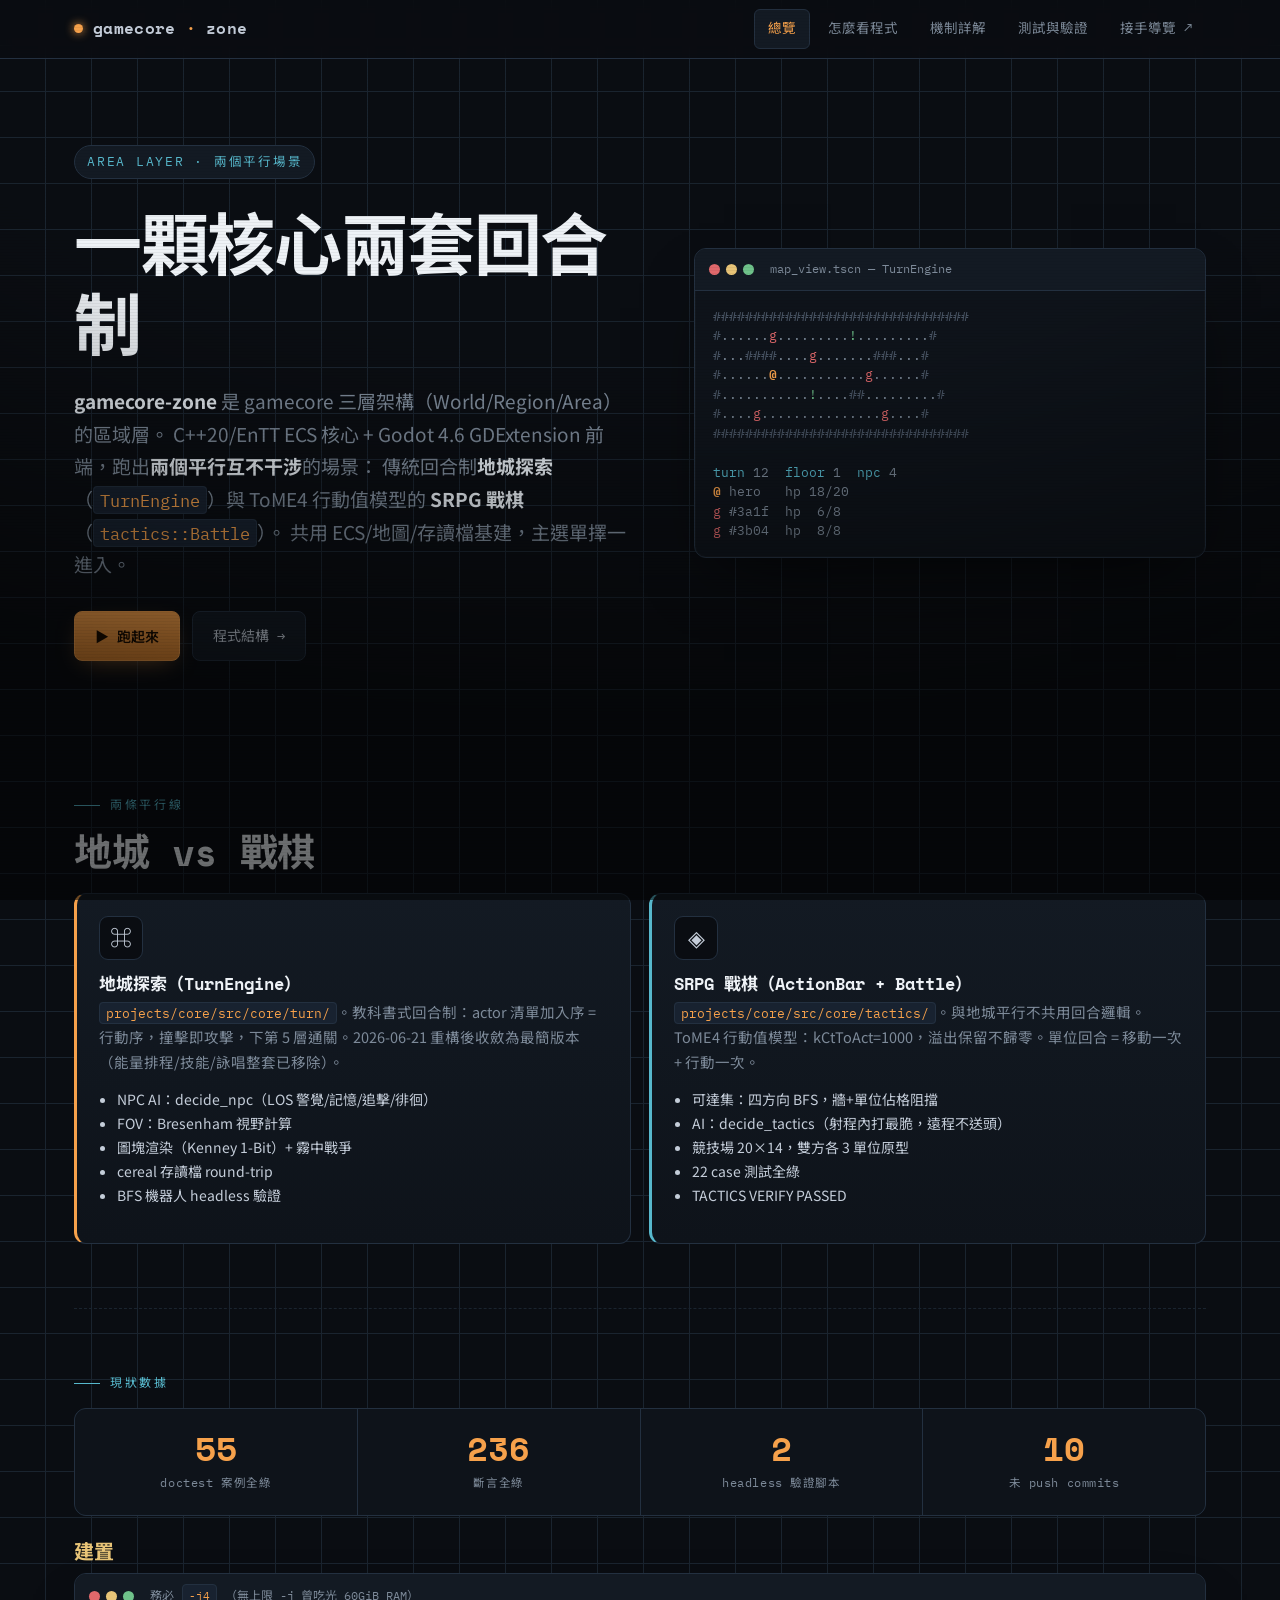
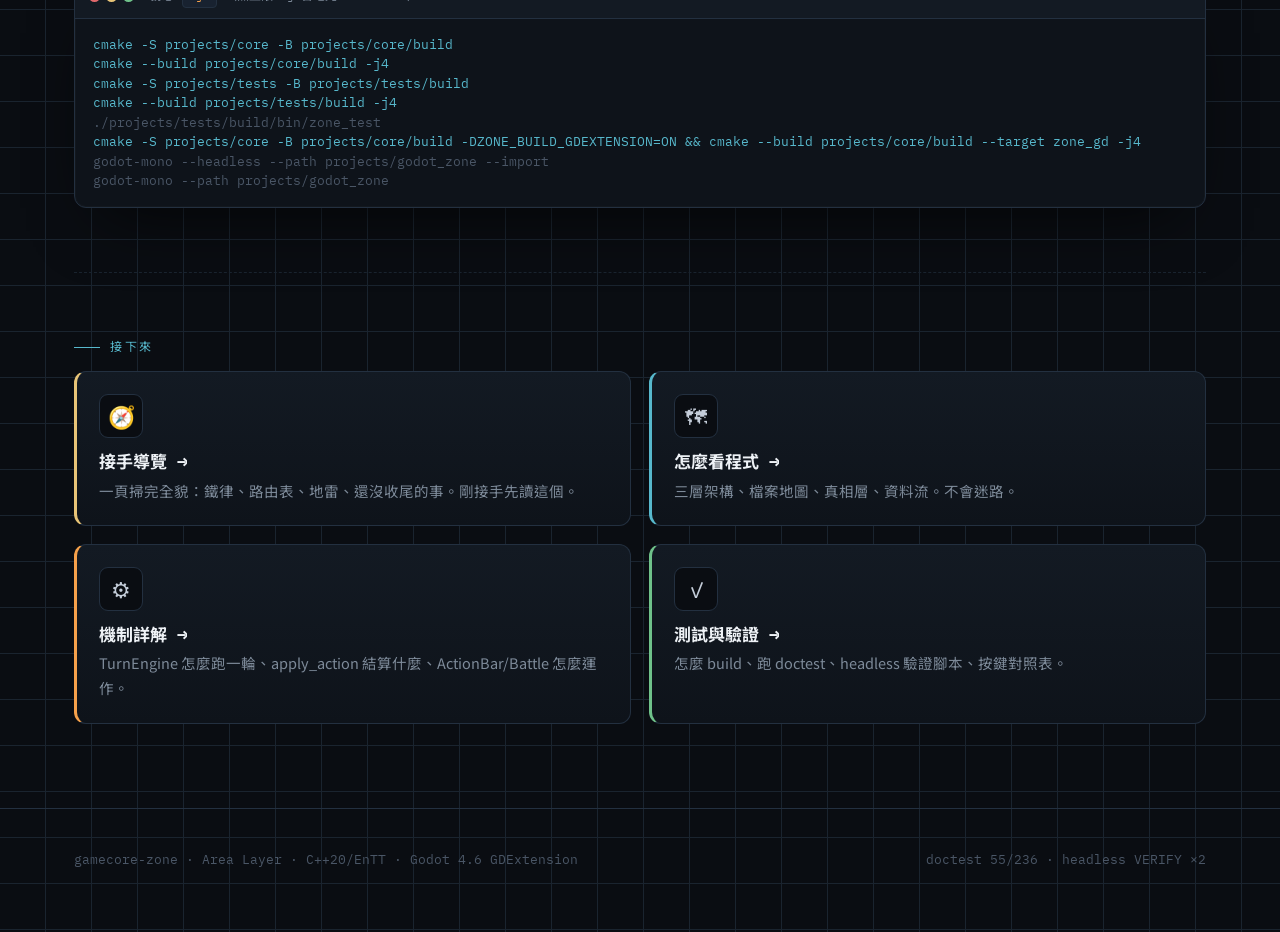
<file: html/index.html>
<!DOCTYPE html>
<html lang="zh-Hant">
<head>
<meta charset="UTF-8">
<meta name="viewport" content="width=device-width, initial-scale=1.0">
<script>document.documentElement.className="js";</script>
<title>gamecore-zone — 專案總覽</title>
<meta name="description" content="gamecore-zone：C++/EnTT ECS 核心 + Godot 4.6 GDExtension 前端。兩個平行獨立場景——傳統回合制地城探索（TurnEngine）與 SRPG 戰棋戰鬥（tactics::Battle）。">
<link rel="stylesheet" href="assets/style.css">
</head>
<body>

<header class="topbar">
  <div class="topbar-inner">
    <div class="brand"><span class="dot"></span>gamecore<b>·</b>zone</div>
    <nav class="nav">
      <a href="index.html" class="active">總覽</a>
      <a href="architecture.html">怎麼看程式</a>
      <a href="mechanics.html">機制詳解</a>
      <a href="testing.html">測試與驗證</a>
      <a href="onboarding.html">接手導覽 ↗</a>
    </nav>
    <button class="menu-btn">☰</button>
  </div>
</header>

<main class="wrap">

  <section class="hero" style="border-bottom:0;">
    <div>
      <span class="tag">AREA LAYER · 兩個平行場景</span>
      <h1>一顆核心兩套回合制</h1>
      <p class="lead">
        <strong>gamecore-zone</strong> 是 gamecore 三層架構（World/Region/Area）的區域層。
        C++20/EnTT ECS 核心 + Godot 4.6 GDExtension 前端，跑出<strong>兩個平行互不干涉</strong>的場景：
        傳統回合制<strong>地城探索</strong>（<code>TurnEngine</code>）與 ToME4 行動值模型的 <strong>SRPG 戰棋</strong>（<code>tactics::Battle</code>）。
        共用 ECS/地圖/存讀檔基建，主選單擇一進入。
      </p>
      <div class="hero-cta">
        <a class="btn primary" href="testing.html">▶ 跑起來</a>
        <a class="btn" href="architecture.html">程式結構 →</a>
      </div>
    </div>

    <div class="term reveal">
      <div class="term-bar">
        <span class="lights"><i class="l-r"></i><i class="l-y"></i><i class="l-g"></i></span>
        map_view.tscn — TurnEngine
      </div>
<div class="term-body"><span class="wl">################################</span>
<span class="wl">#</span>......<span class="en">g</span>.........<span class="it">!</span>.........<span class="wl">#</span>
<span class="wl">#</span>...<span class="wl">####</span>....<span class="en">g</span>.......<span class="wl">###</span>...<span class="wl">#</span>
<span class="wl">#</span>......<span class="at">@</span>...........<span class="en">g</span>......<span class="wl">#</span>
<span class="wl">#</span>...........<span class="it">!</span>....<span class="wl">##</span>.........<span class="wl">#</span>
<span class="wl">#</span>....<span class="en">g</span>...............<span class="en">g</span>....<span class="wl">#</span>
<span class="wl">################################</span>

<span class="hl">turn</span> 12  <span class="hl">floor</span> 1  <span class="hl">npc</span> 4
<span class="at">@</span> hero   hp 18/20
<span class="en">g</span> #3a1f  hp  6/8
<span class="en">g</span> #3b04  hp  8/8</div>
    </div>
  </section>

  <!-- 兩條線速覽 -->
  <section>
    <p class="eyebrow">兩條平行線</p>
    <h2>地城 vs 戰棋</h2>
    <div class="grid c2">
      <div class="card fire reveal">
        <div class="ico">⌘</div>
        <h3>地城探索（TurnEngine）</h3>
        <p><code>projects/core/src/core/turn/</code>。教科書式回合制：actor 清單加入序 = 行動序，撞擊即攻擊，下第 5 層通關。2026-06-21 重構後收斂為最簡版本（能量排程/技能/詠唱整套已移除）。</p>
        <ul style="margin-top:12px;padding-left:18px;color:var(--ink-2);font-size:14px;">
          <li>NPC AI：decide_npc（LOS 警覺/記憶/追擊/徘徊）</li>
          <li>FOV：Bresenham 視野計算</li>
          <li>圖塊渲染（Kenney 1-Bit）+ 霧中戰爭</li>
          <li>cereal 存讀檔 round-trip</li>
          <li>BFS 機器人 headless 驗證</li>
        </ul>
      </div>
      <div class="card cyan reveal">
        <div class="ico">◈</div>
        <h3>SRPG 戰棋（ActionBar + Battle）</h3>
        <p><code>projects/core/src/core/tactics/</code>。與地城平行不共用回合邏輯。ToME4 行動值模型：kCtToAct=1000，溢出保留不歸零。單位回合 = 移動一次 + 行動一次。</p>
        <ul style="margin-top:12px;padding-left:18px;color:var(--ink-2);font-size:14px;">
          <li>可達集：四方向 BFS，牆+單位佔格阻擋</li>
          <li>AI：decide_tactics（射程內打最脆，遠程不送頭）</li>
          <li>競技場 20×14，雙方各 3 單位原型</li>
          <li>22 case 測試全綠</li>
          <li>TACTICS VERIFY PASSED</li>
        </ul>
      </div>
    </div>
  </section>

  <!-- 現狀 -->
  <section>
    <p class="eyebrow">現狀數據</p>
    <div class="stats reveal">
      <div class="stat"><div class="n">55</div><div class="l">doctest 案例全綠</div></div>
      <div class="stat"><div class="n">236</div><div class="l">斷言全綠</div></div>
      <div class="stat"><div class="n">2</div><div class="l">headless 驗證腳本</div></div>
      <div class="stat"><div class="n">10</div><div class="l">未 push commits</div></div>
    </div>

    <h3 style="margin-top:24px;">建置</h3>
    <div class="term reveal" style="margin-top:8px;">
      <div class="term-bar"><span class="lights"><i class="l-r"></i><i class="l-y"></i><i class="l-g"></i></span> 務必 <code>-j4</code>（無上限 -j 曾吃光 60GiB RAM）</div>
<div class="term-body"><span class="hl">cmake -S projects/core -B projects/core/build</span>
<span class="hl">cmake --build projects/core/build -j4</span>
<span class="hl">cmake -S projects/tests -B projects/tests/build</span>
<span class="hl">cmake --build projects/tests/build -j4</span>
<span class="wl">./projects/tests/build/bin/zone_test</span>
<span class="hl">cmake -S projects/core -B projects/core/build -DZONE_BUILD_GDEXTENSION=ON && cmake --build projects/core/build --target zone_gd -j4</span>
<span class="wl">godot-mono --headless --path projects/godot_zone --import</span>
<span class="wl">godot-mono --path projects/godot_zone</span></div>
    </div>
  </section>

  <!-- 下一步 -->
  <section style="border-bottom:0;">
    <p class="eyebrow">接下來</p>
    <div class="grid c2">
      <a class="card gold reveal" href="onboarding.html" style="text-decoration:none;color:inherit;">
        <div class="ico">🧭</div>
        <h3>接手導覽 →</h3>
        <p>一頁掃完全貌：鐵律、路由表、地雷、還沒收尾的事。剛接手先讀這個。</p>
      </a>
      <a class="card cyan reveal" href="architecture.html" style="text-decoration:none;color:inherit;">
        <div class="ico">🗺</div>
        <h3>怎麼看程式 →</h3>
        <p>三層架構、檔案地圖、真相層、資料流。不會迷路。</p>
      </a>
      <a class="card fire reveal" href="mechanics.html" style="text-decoration:none;color:inherit;">
        <div class="ico">⚙</div>
        <h3>機制詳解 →</h3>
        <p>TurnEngine 怎麼跑一輪、apply_action 結算什麼、ActionBar/Battle 怎麼運作。</p>
      </a>
      <a class="card heal reveal" href="testing.html" style="text-decoration:none;color:inherit;">
        <div class="ico">✓</div>
        <h3>測試與驗證 →</h3>
        <p>怎麼 build、跑 doctest、headless 驗證腳本、按鍵對照表。</p>
      </a>
    </div>
  </section>

</main>

<footer>
  <div class="wrap foot-inner">
    <span>gamecore-zone · Area Layer · C++20/EnTT · Godot 4.6 GDExtension</span>
    <span>doctest 55/236 · headless VERIFY ×2</span>
  </div>
</footer>

<script src="assets/app.js"></script>
</body>
</html>
</file>
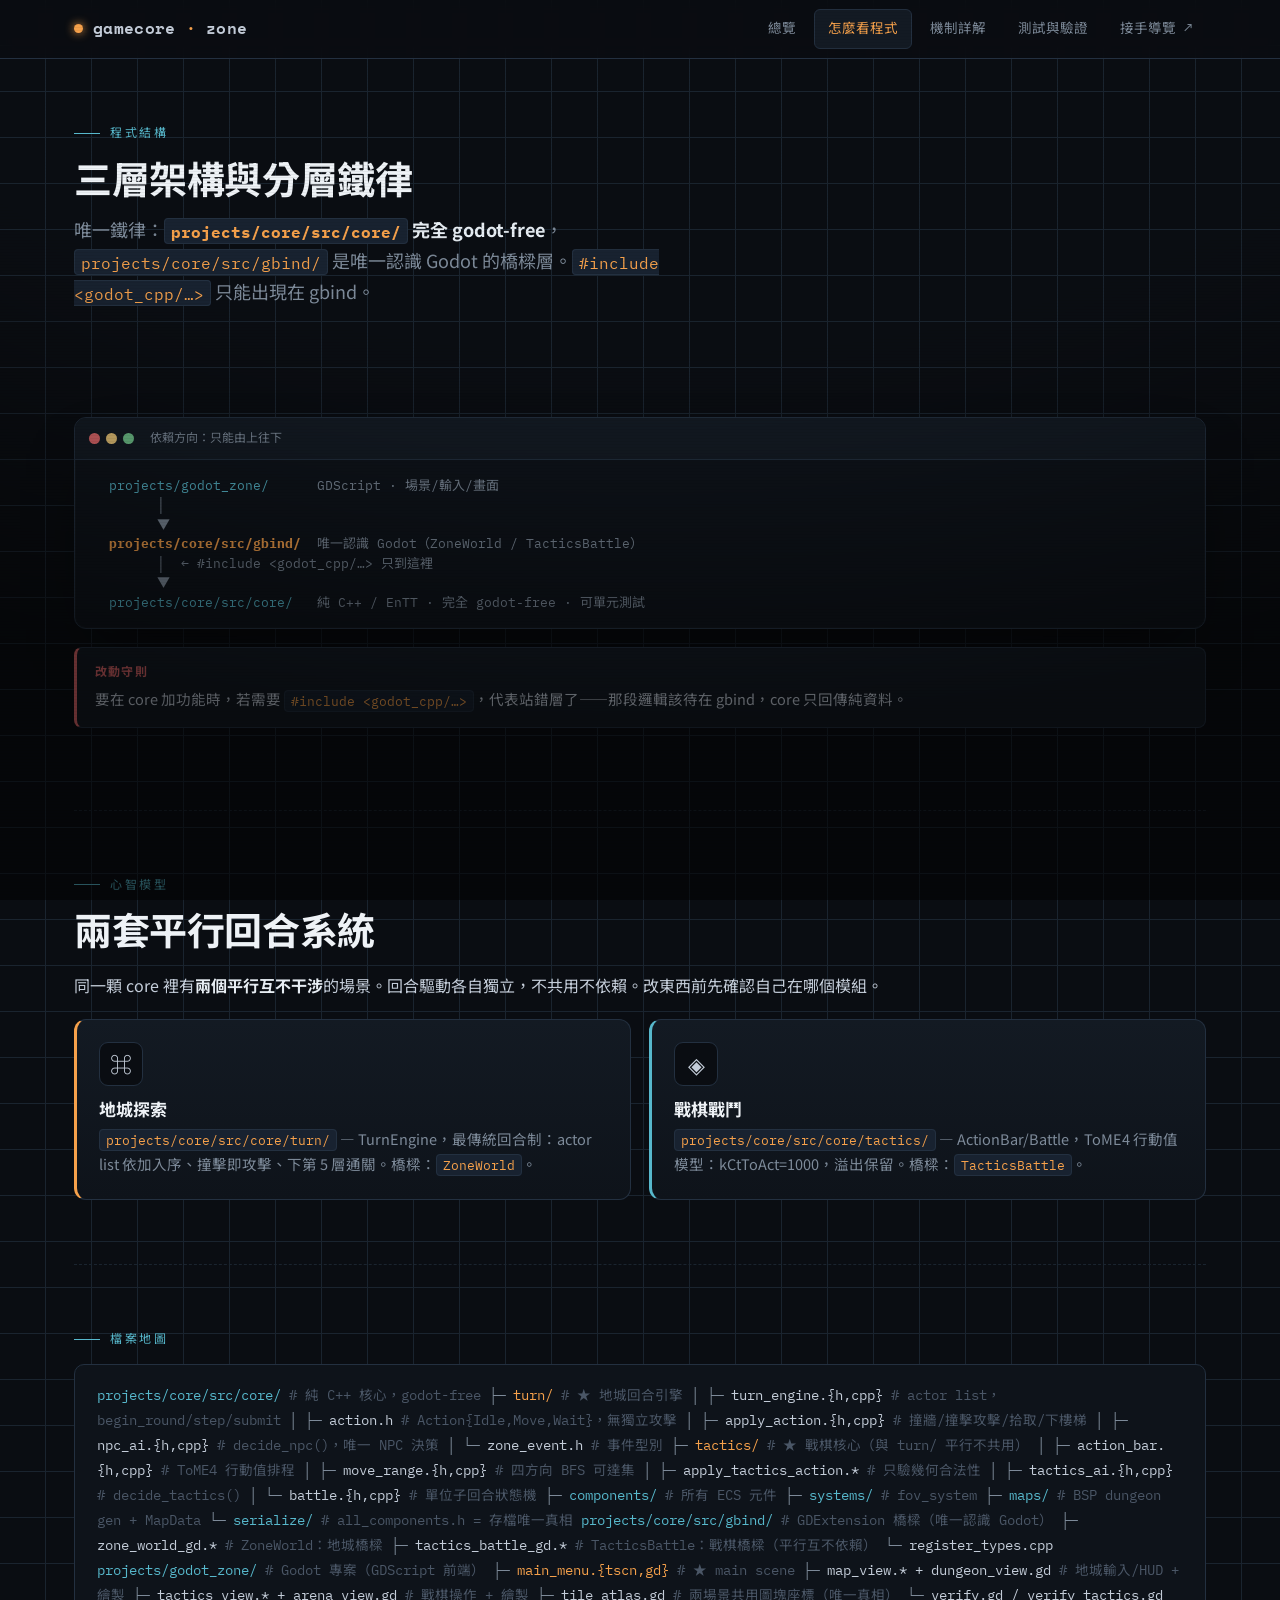
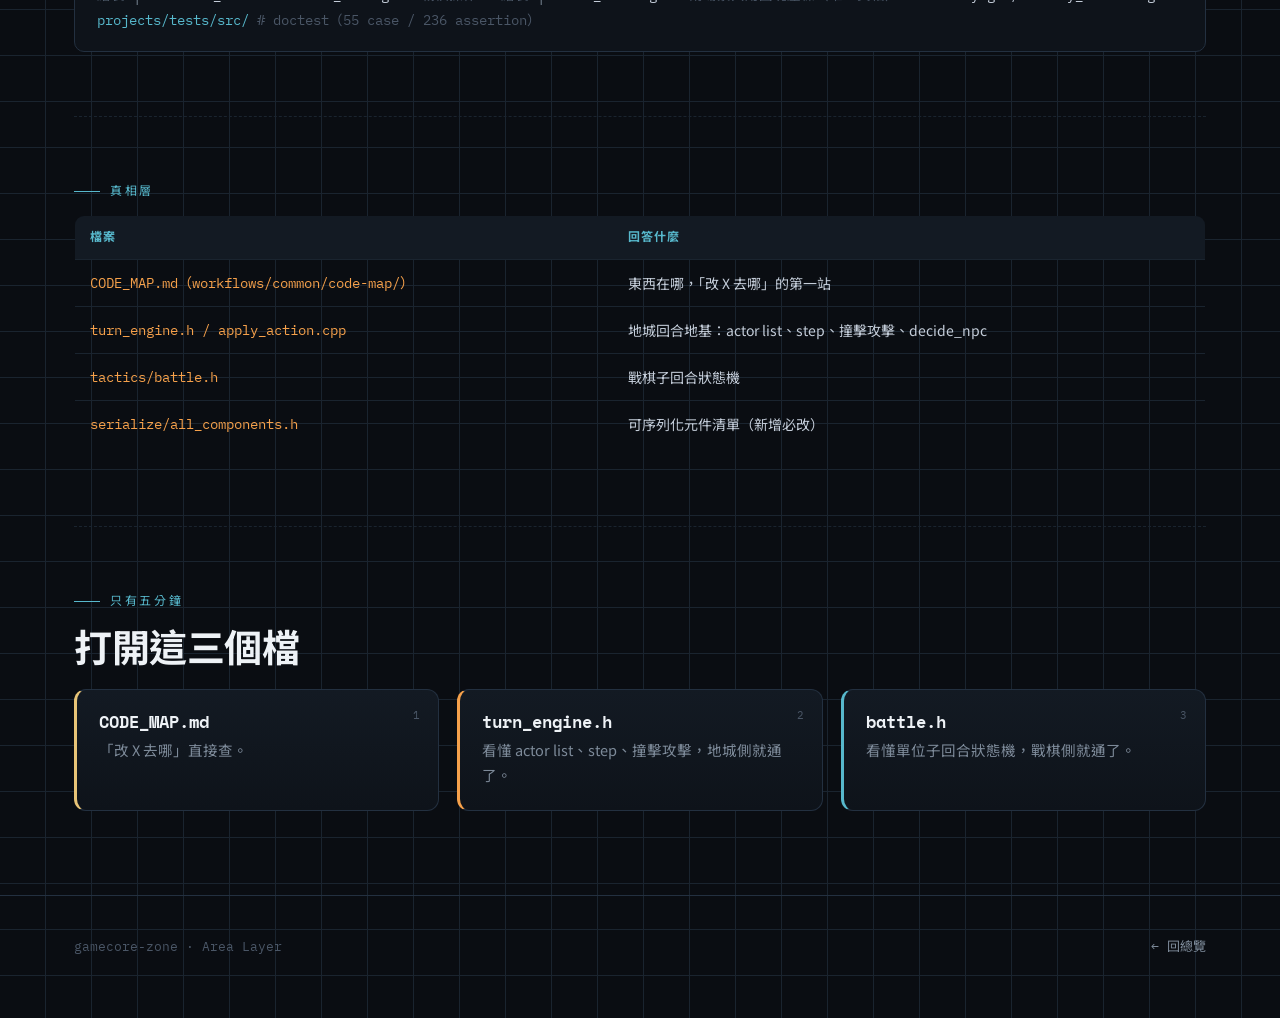
<file: html/architecture.html>
<!DOCTYPE html>
<html lang="zh-Hant">
<head>
<meta charset="UTF-8">
<meta name="viewport" content="width=device-width, initial-scale=1.0">
<script>document.documentElement.className="js";</script>
<title>怎麼看程式 — gamecore-zone</title>
<meta name="description" content="gamecore-zone 程式碼結構導覽：三層架構、core/gbind 分層鐵律、兩套平行系統、檔案地圖、真相層。">
<link rel="stylesheet" href="assets/style.css">
</head>
<body>

<header class="topbar">
  <div class="topbar-inner">
    <div class="brand"><span class="dot"></span>gamecore<b>·</b>zone</div>
    <nav class="nav">
      <a href="index.html">總覽</a>
      <a href="architecture.html" class="active">怎麼看程式</a>
      <a href="mechanics.html">機制詳解</a>
      <a href="testing.html">測試與驗證</a>
      <a href="onboarding.html">接手導覽 ↗</a>
    </nav>
    <button class="menu-btn">☰</button>
  </div>
</header>

<main class="wrap">

  <div class="page-head">
    <p class="eyebrow">程式結構</p>
    <h2>三層架構與分層鐵律</h2>
    <p class="lead">唯一鐵律：<strong><code>projects/core/src/core/</code> 完全 godot-free</strong>，<code>projects/core/src/gbind/</code> 是唯一認識 Godot 的橋樑層。<code>#include &lt;godot_cpp/…&gt;</code> 只能出現在 gbind。</p>
  </div>

  <!-- 分層示意 -->
  <section>
    <div class="term reveal">
      <div class="term-bar"><span class="lights"><i class="l-r"></i><i class="l-y"></i><i class="l-g"></i></span> 依賴方向：只能由上往下</div>
<div class="term-body">  <span class="hl">projects/godot_zone/</span>      GDScript · 場景/輸入/畫面
        │
        ▼
  <span class="at">projects/core/src/gbind/</span>  唯一認識 Godot（ZoneWorld / TacticsBattle）
        │  ← #include &lt;godot_cpp/…&gt; 只到這裡
        ▼
  <span class="hl">projects/core/src/core/</span>   純 C++ / EnTT · 完全 godot-free · 可單元測試</div>
    </div>

    <div class="note bug">
      <b class="t">改動守則</b> 要在 core 加功能時，若需要 <code>#include &lt;godot_cpp/…&gt;</code>，代表站錯層了——那段邏輯該待在 gbind，core 只回傳純資料。
    </div>
  </section>

  <!-- 兩套系統 -->
  <section>
    <p class="eyebrow">心智模型</p>
    <h2>兩套平行回合系統</h2>
    <p>同一顆 core 裡有<strong>兩個平行互不干涉</strong>的場景。回合驅動各自獨立，不共用不依賴。改東西前先確認自己在哪個模組。</p>

    <div class="grid c2" style="margin-top:20px;">
      <div class="card fire reveal">
        <div class="ico">⌘</div>
        <h3>地城探索</h3>
        <p><code>projects/core/src/core/turn/</code> — TurnEngine，最傳統回合制：actor list 依加入序、撞擊即攻擊、下第 5 層通關。橋樑：<code>ZoneWorld</code>。</p>
      </div>
      <div class="card cyan reveal">
        <div class="ico">◈</div>
        <h3>戰棋戰鬥</h3>
        <p><code>projects/core/src/core/tactics/</code> — ActionBar/Battle，ToME4 行動值模型：kCtToAct=1000，溢出保留。橋樑：<code>TacticsBattle</code>。</p>
      </div>
    </div>
  </section>

  <!-- 檔案地圖 -->
  <section>
    <p class="eyebrow">檔案地圖</p>
    <div class="tree reveal">
<span class="d">projects/core/src/core/</span>  <span class="cmt"># 純 C++ 核心，godot-free</span>
├─ <span class="hot">turn/</span>                  <span class="cmt"># ★ 地城回合引擎</span>
│  ├─ <span class="f">turn_engine.{h,cpp}</span>   <span class="cmt"># actor list，begin_round/step/submit</span>
│  ├─ <span class="f">action.h</span>             <span class="cmt"># Action{Idle,Move,Wait}，無獨立攻擊</span>
│  ├─ <span class="f">apply_action.{h,cpp}</span>  <span class="cmt"># 撞牆/撞擊攻擊/拾取/下樓梯</span>
│  ├─ <span class="f">npc_ai.{h,cpp}</span>       <span class="cmt"># decide_npc()，唯一 NPC 決策</span>
│  └─ <span class="f">zone_event.h</span>         <span class="cmt"># 事件型別</span>
├─ <span class="hot">tactics/</span>               <span class="cmt"># ★ 戰棋核心（與 turn/ 平行不共用）</span>
│  ├─ <span class="f">action_bar.{h,cpp}</span>    <span class="cmt"># ToME4 行動值排程</span>
│  ├─ <span class="f">move_range.{h,cpp}</span>    <span class="cmt"># 四方向 BFS 可達集</span>
│  ├─ <span class="f">apply_tactics_action.*</span> <span class="cmt"># 只驗幾何合法性</span>
│  ├─ <span class="f">tactics_ai.{h,cpp}</span>    <span class="cmt"># decide_tactics()</span>
│  └─ <span class="f">battle.{h,cpp}</span>       <span class="cmt"># 單位子回合狀態機</span>
├─ <span class="d">components/</span>             <span class="cmt"># 所有 ECS 元件</span>
├─ <span class="d">systems/</span>               <span class="cmt"># fov_system</span>
├─ <span class="d">maps/</span>                  <span class="cmt"># BSP dungeon gen + MapData</span>
└─ <span class="d">serialize/</span>             <span class="cmt"># all_components.h = 存檔唯一真相</span>

<span class="d">projects/core/src/gbind/</span>  <span class="cmt"># GDExtension 橋樑（唯一認識 Godot）</span>
├─ <span class="f">zone_world_gd.*</span>         <span class="cmt"># ZoneWorld：地城橋樑</span>
├─ <span class="f">tactics_battle_gd.*</span>     <span class="cmt"># TacticsBattle：戰棋橋樑（平行互不依賴）</span>
└─ <span class="f">register_types.cpp</span>

<span class="d">projects/godot_zone/</span>  <span class="cmt"># Godot 專案（GDScript 前端）</span>
├─ <span class="hot">main_menu.{tscn,gd}</span>     <span class="cmt"># ★ main scene</span>
├─ <span class="f">map_view.* + dungeon_view.gd</span> <span class="cmt"># 地城輸入/HUD + 繪製</span>
├─ <span class="f">tactics_view.* + arena_view.gd</span> <span class="cmt"># 戰棋操作 + 繪製</span>
├─ <span class="f">tile_atlas.gd</span>         <span class="cmt"># 兩場景共用圖塊座標（唯一真相）</span>
└─ <span class="f">verify.gd / verify_tactics.gd</span>

<span class="d">projects/tests/src/</span>  <span class="cmt"># doctest（55 case / 236 assertion）</span>
    </div>
  </section>

  <!-- 真相層 -->
  <section>
    <p class="eyebrow">真相層</p>
    <table class="tbl reveal">
      <thead><tr><th>檔案</th><th>回答什麼</th></tr></thead>
      <tbody>
        <tr><td>CODE_MAP.md（workflows/common/code-map/）</td><td>東西在哪，「改 X 去哪」的第一站</td></tr>
        <tr><td>turn_engine.h / apply_action.cpp</td><td>地城回合地基：actor list、step、撞擊攻擊、decide_npc</td></tr>
        <tr><td>tactics/battle.h</td><td>戰棋子回合狀態機</td></tr>
        <tr><td>serialize/all_components.h</td><td>可序列化元件清單（新增必改）</td></tr>
      </tbody>
    </table>
  </section>

  <!-- 五分鐘 -->
  <section style="border-bottom:0;">
    <p class="eyebrow">只有五分鐘</p>
    <h2>打開這三個檔</h2>
    <div class="grid c3">
      <div class="card gold reveal">
        <span class="k">1</span>
        <h3>CODE_MAP.md</h3>
        <p>「改 X 去哪」直接查。</p>
      </div>
      <div class="card fire reveal">
        <span class="k">2</span>
        <h3>turn_engine.h</h3>
        <p>看懂 actor list、step、撞擊攻擊，地城側就通了。</p>
      </div>
      <div class="card cyan reveal">
        <span class="k">3</span>
        <h3>battle.h</h3>
        <p>看懂單位子回合狀態機，戰棋側就通了。</p>
      </div>
    </div>
  </section>

</main>

<footer>
  <div class="wrap foot-inner">
    <span>gamecore-zone · Area Layer</span>
    <span><a href="index.html">← 回總覽</a></span>
  </div>
</footer>

<script src="assets/app.js"></script>
</body>
</html>
</file>
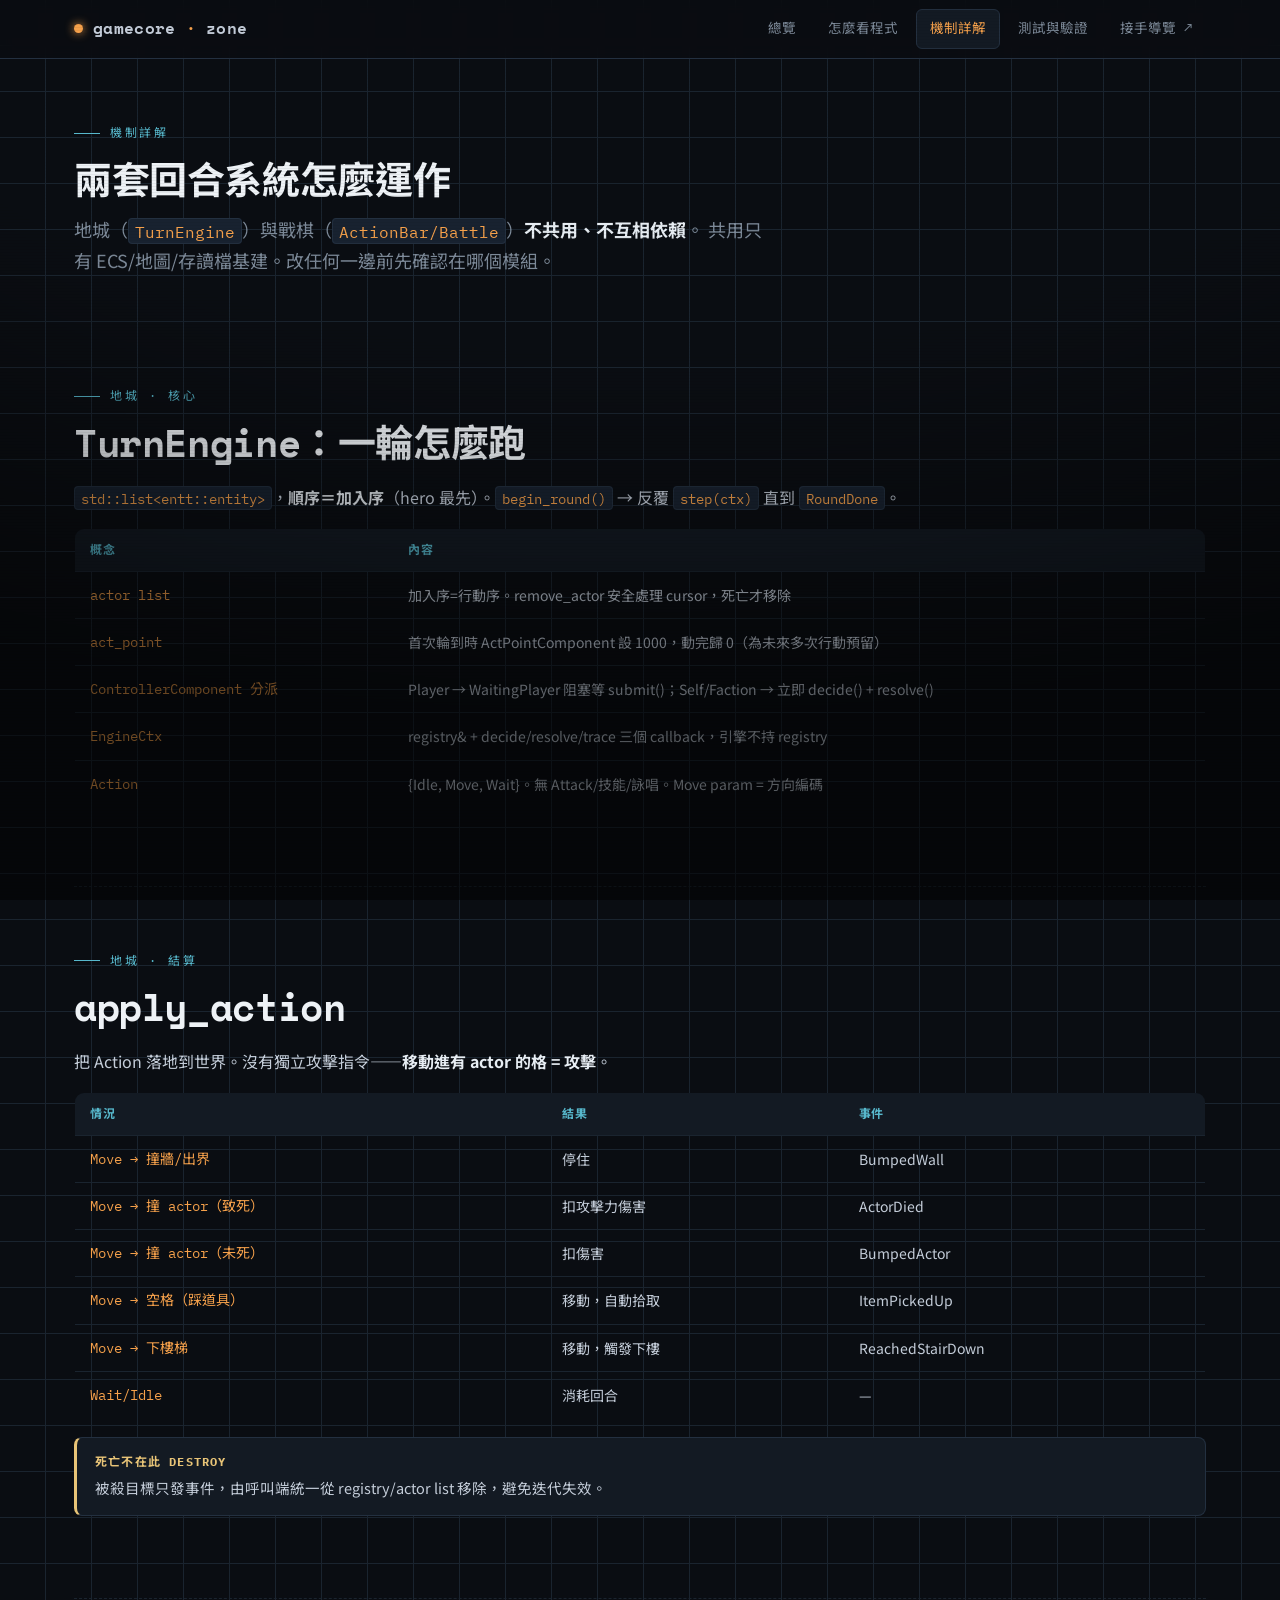
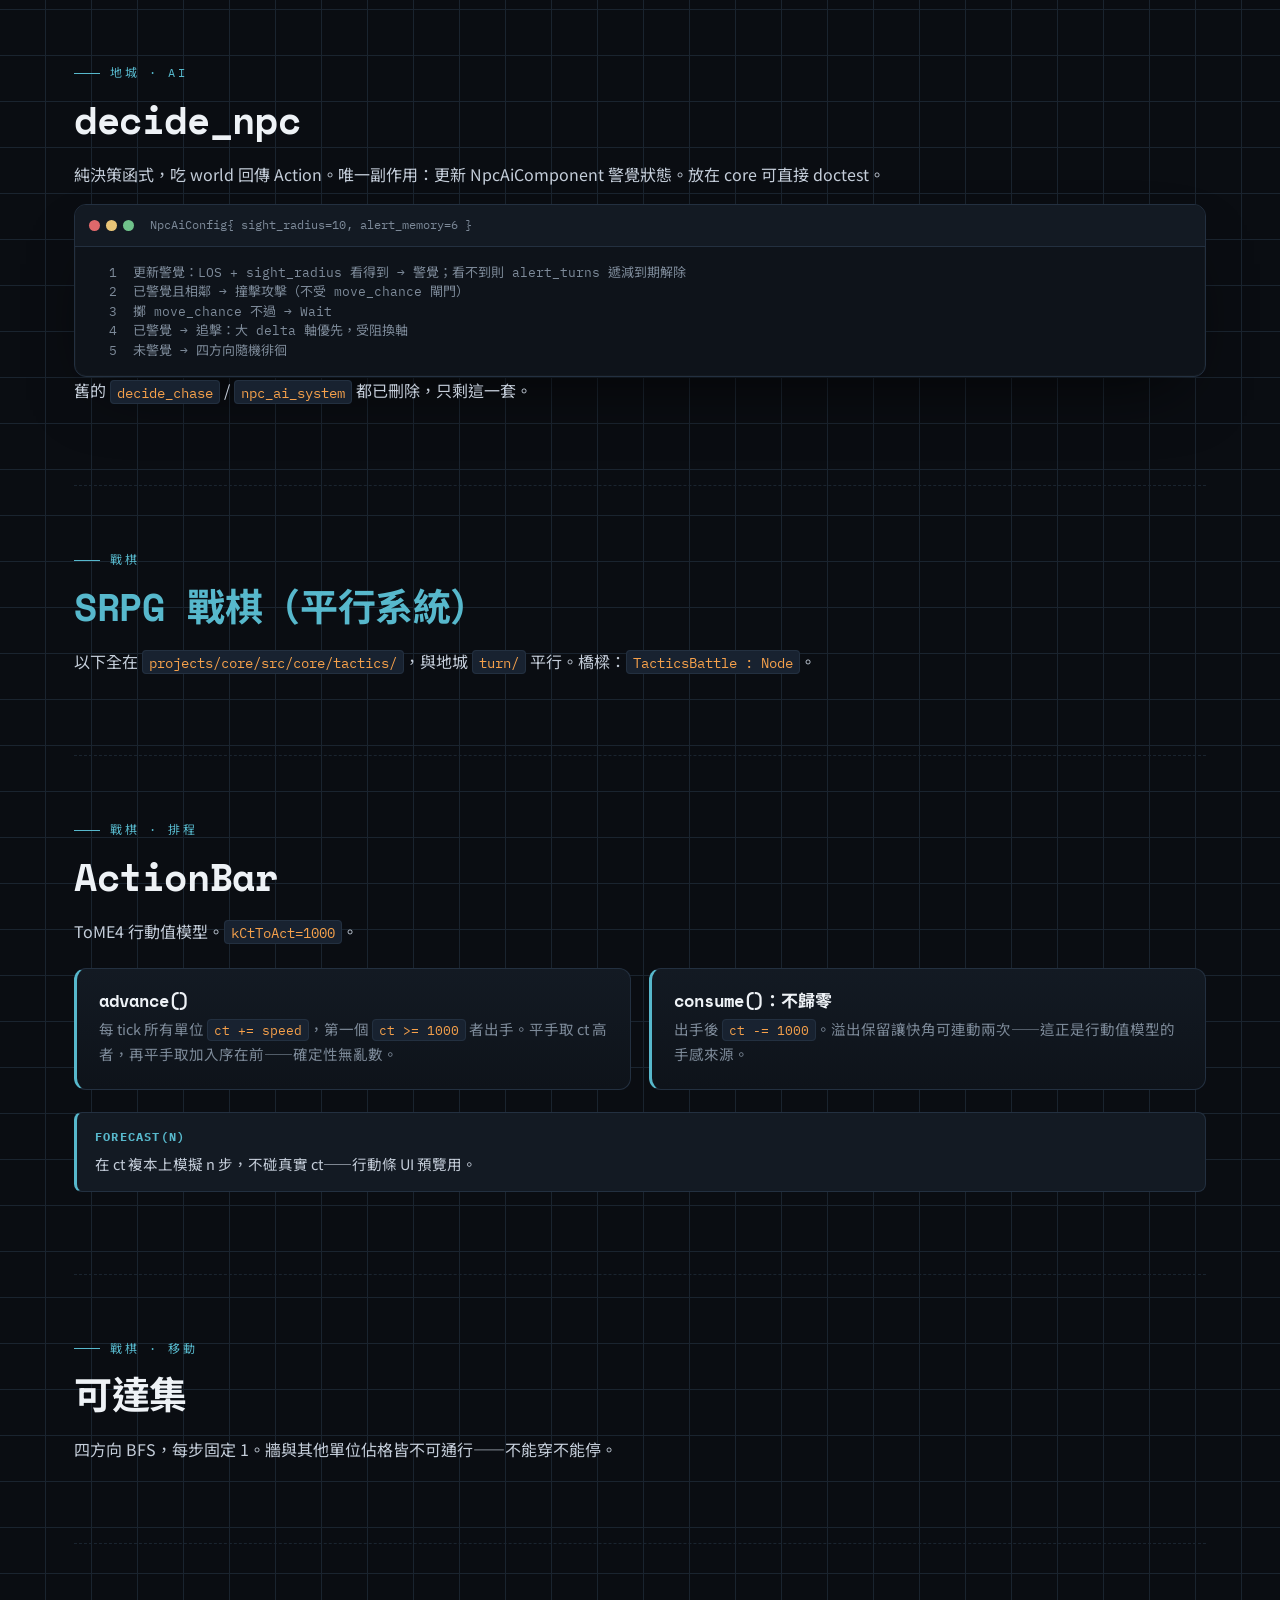
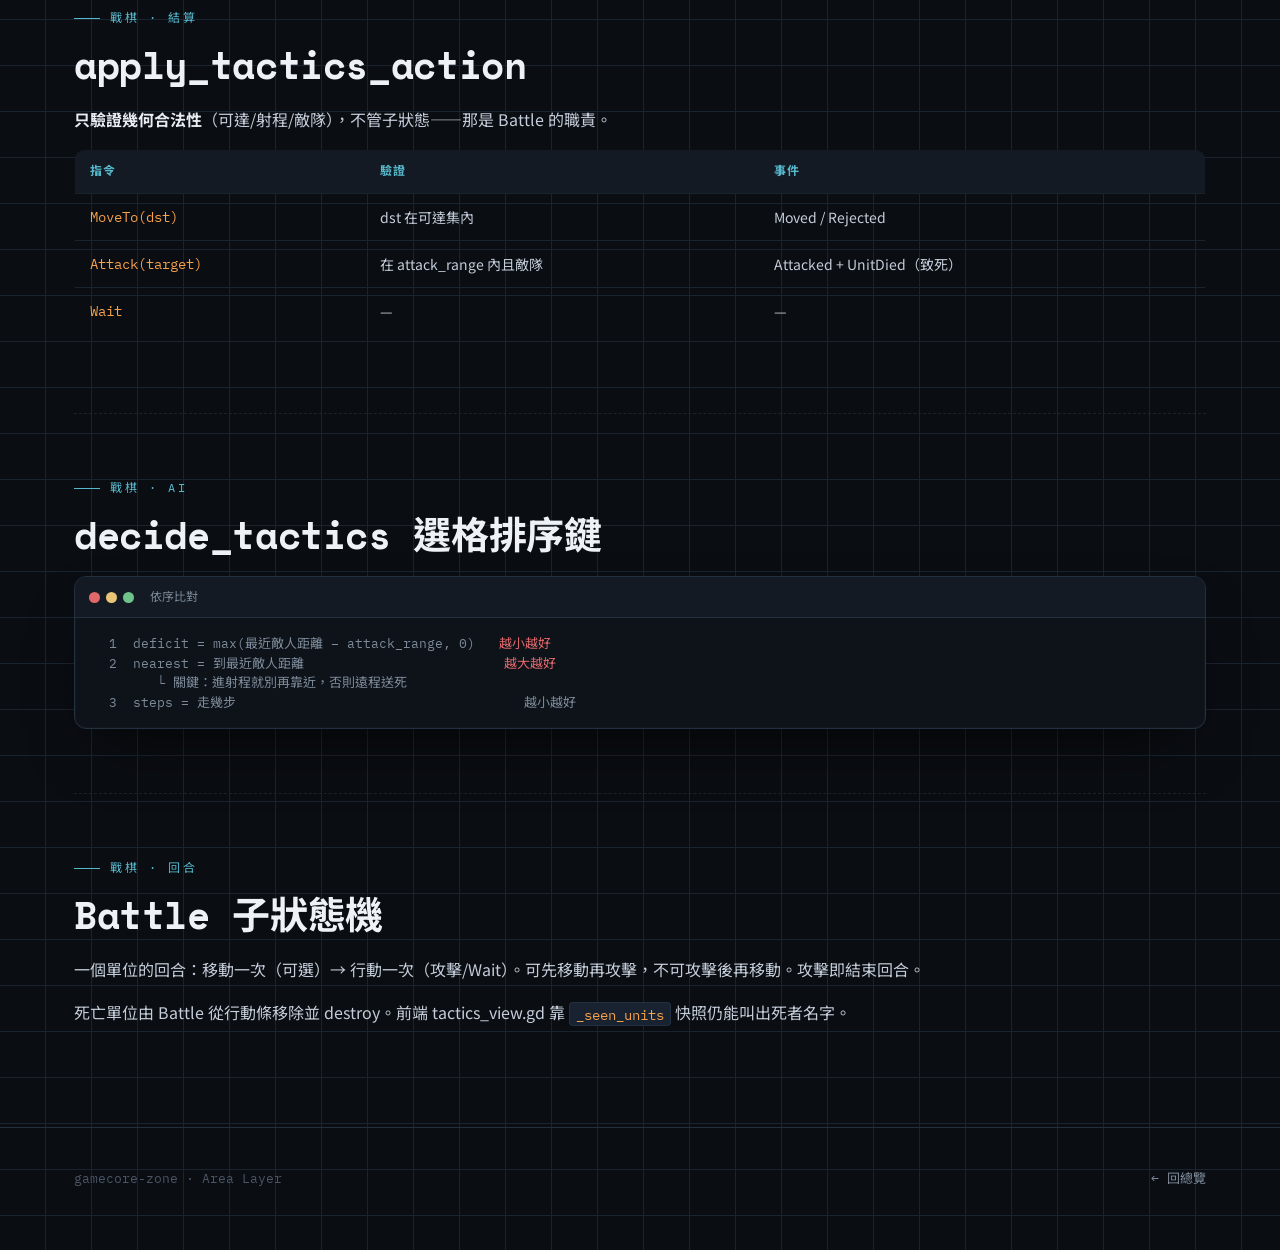
<file: html/mechanics.html>
<!DOCTYPE html>
<html lang="zh-Hant">
<head>
<meta charset="UTF-8">
<meta name="viewport" content="width=device-width, initial-scale=1.0">
<script>document.documentElement.className="js";</script>
<title>機制詳解 — gamecore-zone</title>
<meta name="description" content="gamecore-zone 機制：地城 TurnEngine、apply_action、decide_npc；戰棋 ActionBar、可達集、decide_tactics、Battle 子狀態機。">
<link rel="stylesheet" href="assets/style.css">
</head>
<body>

<header class="topbar">
  <div class="topbar-inner">
    <div class="brand"><span class="dot"></span>gamecore<b>·</b>zone</div>
    <nav class="nav">
      <a href="index.html">總覽</a>
      <a href="architecture.html">怎麼看程式</a>
      <a href="mechanics.html" class="active">機制詳解</a>
      <a href="testing.html">測試與驗證</a>
      <a href="onboarding.html">接手導覽 ↗</a>
    </nav>
    <button class="menu-btn">☰</button>
  </div>
</header>

<main class="wrap">

  <div class="page-head">
    <p class="eyebrow">機制詳解</p>
    <h2>兩套回合系統怎麼運作</h2>
    <p class="lead">
      地城（<code>TurnEngine</code>）與戰棋（<code>ActionBar/Battle</code>）<strong>不共用、不互相依賴</strong>。
      共用只有 ECS/地圖/存讀檔基建。改任何一邊前先確認在哪個模組。
    </p>
  </div>

  <!-- ============ 地城：TurnEngine ============ -->
  <section>
    <p class="eyebrow">地城 · 核心</p>
    <h2>TurnEngine：一輪怎麼跑</h2>
    <p><code>std::list&lt;entt::entity&gt;</code>，<strong>順序＝加入序</strong>（hero 最先）。<code>begin_round()</code> → 反覆 <code>step(ctx)</code> 直到 <code>RoundDone</code>。</p>

    <table class="tbl reveal">
      <thead><tr><th>概念</th><th>內容</th></tr></thead>
      <tbody>
        <tr><td>actor list</td><td>加入序=行動序。remove_actor 安全處理 cursor，死亡才移除</td></tr>
        <tr><td>act_point</td><td>首次輪到時 ActPointComponent 設 1000，動完歸 0（為未來多次行動預留）</td></tr>
        <tr><td>ControllerComponent 分派</td><td>Player → WaitingPlayer 阻塞等 submit()；Self/Faction → 立即 decide() + resolve()</td></tr>
        <tr><td>EngineCtx</td><td>registry& + decide/resolve/trace 三個 callback，引擎不持 registry</td></tr>
        <tr><td>Action</td><td>{Idle, Move, Wait}。無 Attack/技能/詠唱。Move param = 方向編碼</td></tr>
      </tbody>
    </table>
  </section>

  <!-- 地城：apply_action -->
  <section>
    <p class="eyebrow">地城 · 結算</p>
    <h2>apply_action</h2>
    <p>把 Action 落地到世界。沒有獨立攻擊指令——<strong>移動進有 actor 的格 = 攻擊</strong>。</p>

    <table class="tbl reveal">
      <thead><tr><th>情況</th><th>結果</th><th>事件</th></tr></thead>
      <tbody>
        <tr><td>Move → 撞牆/出界</td><td>停住</td><td>BumpedWall</td></tr>
        <tr><td>Move → 撞 actor（致死）</td><td>扣攻擊力傷害</td><td>ActorDied</td></tr>
        <tr><td>Move → 撞 actor（未死）</td><td>扣傷害</td><td>BumpedActor</td></tr>
        <tr><td>Move → 空格（踩道具）</td><td>移動，自動拾取</td><td>ItemPickedUp</td></tr>
        <tr><td>Move → 下樓梯</td><td>移動，觸發下樓</td><td>ReachedStairDown</td></tr>
        <tr><td>Wait/Idle</td><td>消耗回合</td><td>—</td></tr>
      </tbody>
    </table>

    <div class="note warn">
      <b class="t">死亡不在此 destroy</b> 被殺目標只發事件，由呼叫端統一從 registry/actor list 移除，避免迭代失效。
    </div>
  </section>

  <!-- 地城：decide_npc -->
  <section>
    <p class="eyebrow">地城 · AI</p>
    <h2>decide_npc</h2>
    <p>純決策函式，吃 world 回傳 Action。唯一副作用：更新 NpcAiComponent 警覺狀態。放在 core 可直接 doctest。</p>

    <div class="term reveal">
      <div class="term-bar"><span class="lights"><i class="l-r"></i><i class="l-y"></i><i class="l-g"></i></span> NpcAiConfig{ sight_radius=10, alert_memory=6 }</div>
<div class="term-body">  1  更新警覺：LOS + sight_radius 看得到 → 警覺；看不到則 alert_turns 遞減到期解除
  2  已警覺且相鄰 → 撞擊攻擊（不受 move_chance 閘門）
  3  擲 move_chance 不過 → Wait
  4  已警覺 → 追擊：大 delta 軸優先，受阻換軸
  5  未警覺 → 四方向隨機徘徊</div>
    </div>

    <p>舊的 <code>decide_chase</code> / <code>npc_ai_system</code> 都已刪除，只剩這一套。</p>
  </section>

  <!-- 戰機總導言 -->
  <section>
    <p class="eyebrow" style="color:var(--cyan)">戰棋</p>
    <h2 style="color:var(--cyan)">SRPG 戰棋（平行系統）</h2>
    <p>以下全在 <code>projects/core/src/core/tactics/</code>，與地城 <code>turn/</code> 平行。橋樑：<code>TacticsBattle : Node</code>。</p>
  </section>

  <!-- 戰棋：ActionBar -->
  <section>
    <p class="eyebrow" style="color:var(--cyan)">戰棋 · 排程</p>
    <h2>ActionBar</h2>
    <p>ToME4 行動值模型。<code>kCtToAct=1000</code>。</p>

    <div class="grid c2" style="margin:22px 0;">
      <div class="card cyan reveal">
        <h3>advance()</h3>
        <p>每 tick 所有單位 <code>ct += speed</code>，第一個 <code>ct &gt;= 1000</code> 者出手。平手取 ct 高者，再平手取加入序在前——確定性無亂數。</p>
      </div>
      <div class="card cyan reveal">
        <h3>consume()：不歸零</h3>
        <p>出手後 <code>ct -= 1000</code>。溢出保留讓快角可連動兩次——這正是行動值模型的手感來源。</p>
      </div>
    </div>

    <div class="note">
      <b class="t">forecast(n)</b> 在 ct 複本上模擬 n 步，不碰真實 ct——行動條 UI 預覽用。
    </div>
  </section>

  <!-- 戰棋：可達集 -->
  <section>
    <p class="eyebrow" style="color:var(--cyan)">戰棋 · 移動</p>
    <h2>可達集</h2>
    <p>四方向 BFS，每步固定 1。牆與其他單位佔格皆不可通行——不能穿不能停。</p>
  </section>

  <!-- 戰棋：apply_tactics_action -->
  <section>
    <p class="eyebrow" style="color:var(--cyan)">戰棋 · 結算</p>
    <h2>apply_tactics_action</h2>
    <p><strong>只驗證幾何合法性</strong>（可達/射程/敵隊），不管子狀態——那是 Battle 的職責。</p>

    <table class="tbl reveal">
      <thead><tr><th>指令</th><th>驗證</th><th>事件</th></tr></thead>
      <tbody>
        <tr><td>MoveTo(dst)</td><td>dst 在可達集內</td><td>Moved / Rejected</td></tr>
        <tr><td>Attack(target)</td><td>在 attack_range 內且敵隊</td><td>Attacked + UnitDied（致死）</td></tr>
        <tr><td>Wait</td><td>—</td><td>—</td></tr>
      </tbody>
    </table>
  </section>

  <!-- 戰棋：decide_tactics -->
  <section>
    <p class="eyebrow" style="color:var(--cyan)">戰棋 · AI</p>
    <h2>decide_tactics 選格排序鍵</h2>
    <div class="term reveal">
      <div class="term-bar"><span class="lights"><i class="l-r"></i><i class="l-y"></i><i class="l-g"></i></span> 依序比對</div>
<div class="term-body">  1  deficit = max(最近敵人距離 − attack_range, 0)   <span class="en">越小越好</span>
  2  nearest = 到最近敵人距離                         <span class="en">越大越好</span>
        └ 關鍵：進射程就別再靠近，否則遠程送死
  3  steps = 走幾步                                    越小越好</div>
    </div>
  </section>

  <!-- 戰棋：Battle -->
  <section style="border-bottom:0;">
    <p class="eyebrow" style="color:var(--cyan)">戰棋 · 回合</p>
    <h2>Battle 子狀態機</h2>
    <p>一個單位的回合：移動一次（可選）→ 行動一次（攻擊/Wait）。可先移動再攻擊，不可攻擊後再移動。攻擊即結束回合。</p>
    <p>死亡單位由 Battle 從行動條移除並 destroy。前端 tactics_view.gd 靠 <code>_seen_units</code> 快照仍能叫出死者名字。</p>
  </section>

</main>

<footer>
  <div class="wrap foot-inner">
    <span>gamecore-zone · Area Layer</span>
    <span><a href="index.html">← 回總覽</a></span>
  </div>
</footer>

<script src="assets/app.js"></script>
</body>
</html>
</file>
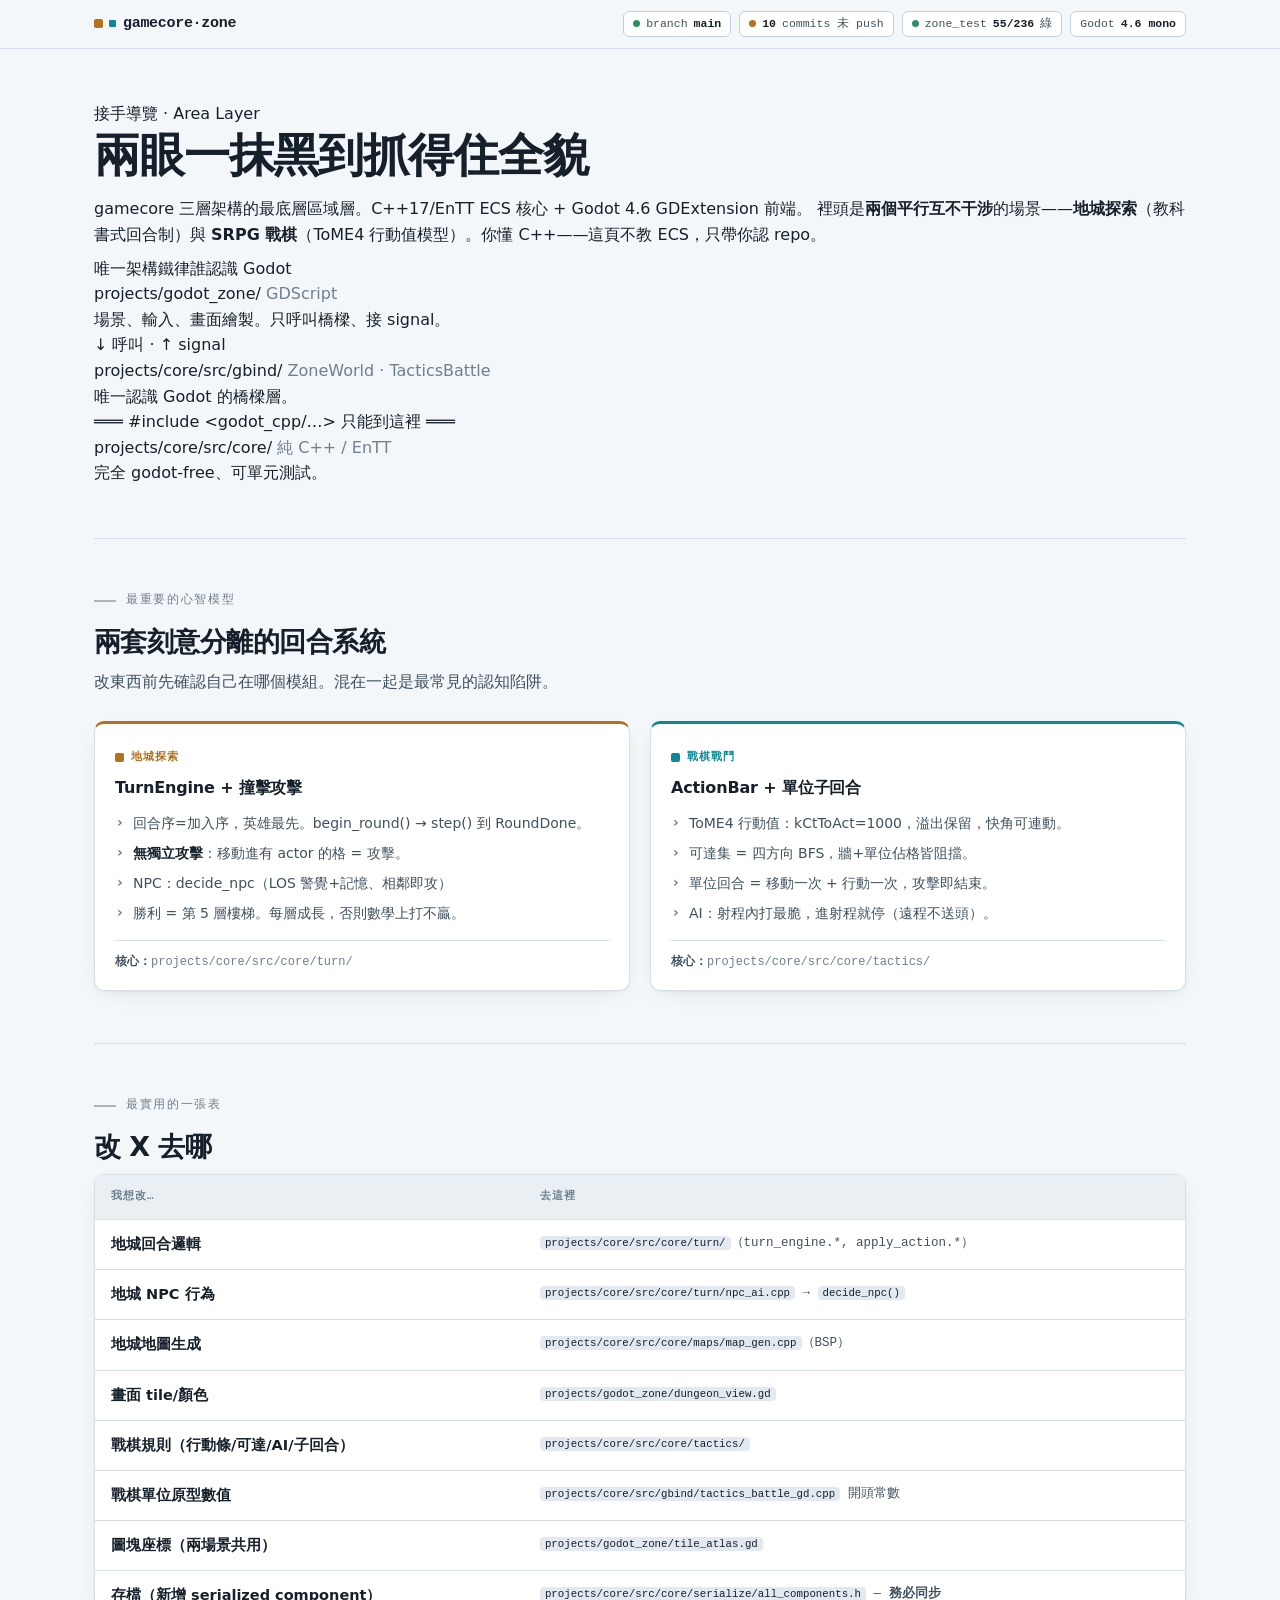
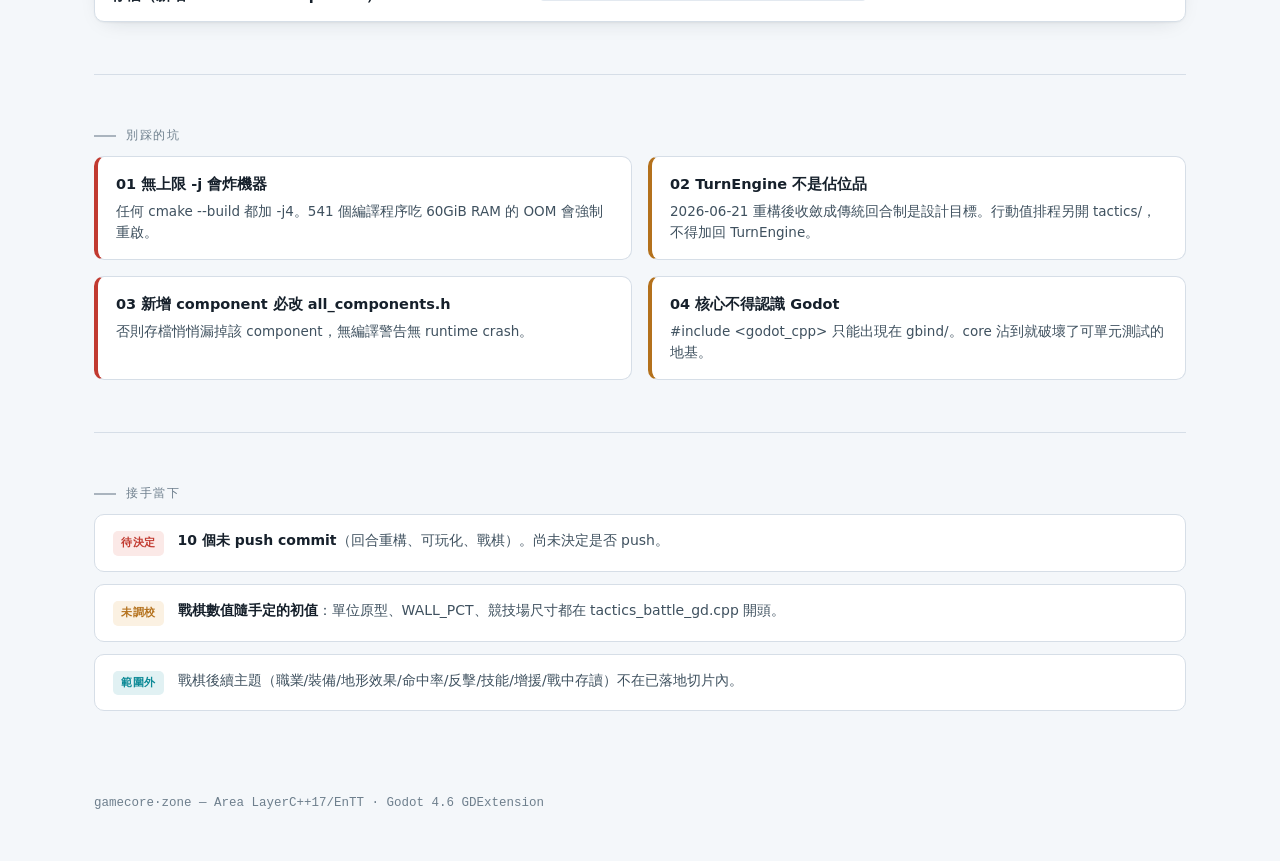
<file: html/onboarding.html>
<!DOCTYPE html>
<html lang="zh-Hant">
<head>
<meta charset="UTF-8">
<meta name="viewport" content="width=device-width, initial-scale=1.0">
<title>gamecore-zone — 接手導覽</title>
<meta name="description" content="給接手工程師的一頁導覽：鐵律、兩套系統、路由表、建置測試、地雷、開放狀態。">
<style>
:root{
  --paper:#F4F7FA; --panel:#FFFFFF; --panel-2:#EAEFF4; --sunk:#E3E9F0;
  --ink:#16202B; --ink-2:#3F515F; --ink-faint:#6E7F8D;
  --line:#D6DEE7; --line-2:#C4CFDA;
  --dungeon:#B4711C; --dungeon-bg:#FBF1E2;
  --tactics:#0C8996; --tactics-bg:#E1F1F3;
  --alert:#C13A30; --alert-bg:#FBE9E7;
  --ok:#2C925C; --ok-bg:#E6F3EC;
  --accent:#2b6cb0;
  --sans:-apple-system,BlinkMacSystemFont,"Segoe UI","PingFang TC","Noto Sans CJK TC","Microsoft JhengHei",system-ui,sans-serif;
  --mono:ui-monospace,"SF Mono","JetBrains Mono","Cascadia Code",Menlo,Consolas,monospace;
  --r:10px; --maxw:1140px;
  --shadow:0 1px 2px rgba(20,32,45,.05), 0 6px 22px -12px rgba(20,32,45,.22);
}
@media (prefers-color-scheme:dark){
  :root{
    --paper:#0C1219; --panel:#131C25; --panel-2:#1A2530; --sunk:#0E161E;
    --ink:#E7EEF4; --ink-2:#AAB9C5; --ink-faint:#71828F;
    --line:#243441; --line-2:#2F4150;
    --dungeon:#E3A24C; --dungeon-bg:#241a0c;
    --tactics:#37B8C5; --tactics-bg:#0d2226;
    --alert:#EA6A61; --alert-bg:#2a1512;
    --ok:#51B884; --ok-bg:#0f2419;
    --accent:#6ba7e0;
    --shadow:0 1px 2px rgba(0,0,0,.3), 0 10px 30px -14px rgba(0,0,0,.6);
  }
}
*{box-sizing:border-box;}
html{-webkit-text-size-adjust:100%;}
body{
  margin:0; background:var(--paper); color:var(--ink);
  font-family:var(--sans); font-size:16px; line-height:1.6;
  -webkit-font-smoothing:antialiased;
}
.wrap{max-width:var(--maxw); margin:0 auto; padding:0 24px;}
a{color:var(--accent); text-decoration:none;}
a:hover{text-decoration:underline;}
code,kbd{font-family:var(--mono); font-size:.86em;}
:focus-visible{outline:2px solid var(--accent); outline-offset:2px; border-radius:4px;}

.top{
  position:sticky; top:0; z-index:10;
  background:color-mix(in srgb, var(--paper) 88%, transparent);
  backdrop-filter:saturate(1.4) blur(8px);
  border-bottom:1px solid var(--line);
}
.top-in{
  max-width:var(--maxw); margin:0 auto; padding:11px 24px;
  display:flex; align-items:center; gap:16px; flex-wrap:wrap;
}
.brand{
  font-family:var(--mono); font-weight:700; letter-spacing:-.02em;
  font-size:15px; display:flex; align-items:center; gap:8px;
}
.brand i{width:9px; height:9px; border-radius:2px; background:var(--dungeon);
  box-shadow:14px 0 0 -1px var(--tactics); display:inline-block; margin-right:12px;}
.chips{display:flex; gap:8px; flex-wrap:wrap; margin-left:auto;}
.chip{
  font-family:var(--mono); font-size:11.5px; line-height:1;
  padding:6px 9px; border-radius:6px; border:1px solid var(--line-2);
  background:var(--panel); color:var(--ink-2); white-space:nowrap;
  display:inline-flex; align-items:center; gap:6px;
}
.chip b{color:var(--ink); font-weight:600;}
.chip .led{width:7px; height:7px; border-radius:50%; display:inline-block;}
.led.g{background:var(--ok);} .led.a{background:var(--dungeon);} .led.r{background:var(--alert);}

section{padding:52px 0; border-bottom:1px solid var(--line);}
.eyebrow{
  font-family:var(--mono); font-size:12px; letter-spacing:.14em;
  text-transform:uppercase; color:var(--ink-faint); margin:0 0 10px;
  display:flex; align-items:center; gap:10px;
}
.eyebrow::before{content:""; width:22px; height:2px; background:var(--ink-faint); opacity:.55;}
h1{font-size:clamp(30px,4.6vw,46px); line-height:1.08; letter-spacing:-.025em;
  font-weight:800; margin:.1em 0 .35em; text-wrap:balance; max-width:20ch;}
h2{font-size:clamp(21px,2.6vw,27px); letter-spacing:-.02em; font-weight:750;
  margin:0 0 6px; text-wrap:balance;}
h3{font-size:16px; letter-spacing:-.01em; font-weight:700; margin:0 0 4px;}
.lead{font-size:17px; color:var(--ink-2); max-width:66ch; margin:0;}
p{margin:.5em 0;}
.sub{color:var(--ink-2); max-width:70ch; margin:2px 0 26px;}

.grid2{display:grid; grid-template-columns:1fr 1fr; gap:20px;}
.card{background:var(--panel); border:1px solid var(--line); border-radius:var(--r);
  padding:20px 20px 18px; box-shadow:var(--shadow);}
.card .htag{font-family:var(--mono); font-size:11px; letter-spacing:.1em; text-transform:uppercase;
  font-weight:600; margin-bottom:9px; display:inline-flex; align-items:center; gap:7px;}
.htag .sw{width:9px; height:9px; border-radius:2px; display:inline-block;}
.sys-dungeon .htag{color:var(--dungeon);} .sys-dungeon{border-top:3px solid var(--dungeon);}
.sys-dungeon .htag .sw{background:var(--dungeon);}
.sys-tactics .htag{color:var(--tactics);} .sys-tactics{border-top:3px solid var(--tactics);}
.sys-tactics .htag .sw{background:var(--tactics);}
.card ul{margin:12px 0 0; padding:0; list-style:none; display:flex; flex-direction:column; gap:9px;}
.card li{font-size:14px; color:var(--ink-2); line-height:1.5; padding-left:18px; position:relative;}
.card li::before{content:"›"; position:absolute; left:2px; top:-1px; color:var(--ink-faint); font-weight:700;}
.card li b{color:var(--ink); font-weight:650;}
.card li code{background:var(--sunk); padding:1px 5px; border-radius:4px; color:var(--ink);}
.pathrow{font-family:var(--mono); font-size:12px; color:var(--ink-faint); margin-top:16px;
  padding-top:12px; border-top:1px solid var(--line); word-break:break-all;}
.pathrow b{color:var(--ink-2);}

.tbl-scroll{overflow-x:auto; border:1px solid var(--line); border-radius:var(--r); background:var(--panel); box-shadow:var(--shadow);}
table{border-collapse:collapse; width:100%; min-width:640px;}
th,td{text-align:left; padding:13px 16px; border-bottom:1px solid var(--line); vertical-align:top;}
thead th{font-family:var(--mono); font-size:11px; letter-spacing:.09em; text-transform:uppercase;
  color:var(--ink-faint); font-weight:600; background:var(--panel-2); position:sticky; top:0;}
tbody tr:last-child td{border-bottom:0;}
tbody tr:hover{background:var(--panel-2);}
.want{font-weight:600; color:var(--ink); font-size:14.5px;}
td.loc{font-family:var(--mono); font-size:12.5px; color:var(--ink-2); word-break:break-word;}
td.loc code{color:var(--ink); background:var(--sunk); padding:1px 5px; border-radius:4px;}
.dom{font-family:var(--mono); font-size:10.5px; font-weight:600; letter-spacing:.05em;
  padding:3px 7px; border-radius:5px; white-space:nowrap; display:inline-block;}
.dom.d{color:var(--dungeon); background:var(--dungeon-bg);}
.dom.t{color:var(--tactics); background:var(--tactics-bg);}
.dom.s{color:var(--ink-2); background:var(--panel-2);}

.code{background:var(--sunk); border:1px solid var(--line); border-radius:var(--r);
  font-family:var(--mono); font-size:13px; line-height:1.75; overflow-x:auto; margin:0;}
.code pre{margin:0; padding:16px 18px;}
.cmt{color:var(--ink-faint);} .cmd{color:var(--ink);} .flag{color:var(--tactics); font-weight:600;}
.ok-txt{color:var(--ok); font-weight:600;}

.callout{display:flex; gap:14px; align-items:flex-start; padding:16px 18px; border-radius:var(--r);
  background:var(--alert-bg); border:1px solid color-mix(in srgb,var(--alert) 35%, var(--line));
  border-left:4px solid var(--alert); margin:0 0 20px;}
.callout .ic{font-family:var(--mono); font-weight:800; color:var(--alert); font-size:15px; line-height:1.5;}
.callout .bd{font-size:14px; color:var(--ink-2); line-height:1.55;}
.callout .bd b{color:var(--ink);}
.callout.warn{background:var(--dungeon-bg); border-color:color-mix(in srgb,var(--dungeon) 35%, var(--line)); border-left-color:var(--dungeon);}
.callout.warn .ic{color:var(--dungeon);}

.mines{display:grid; grid-template-columns:1fr 1fr; gap:16px;}
.mine{background:var(--panel); border:1px solid var(--line); border-radius:var(--r); padding:16px 18px;
  border-left:4px solid var(--line-2);}
.mine.hot{border-left-color:var(--alert);} .mine.warm{border-left-color:var(--dungeon);}
.mine h4{margin:0 0 5px; font-size:14.5px; display:flex; align-items:center; gap:8px;}
.mine .num{font-family:var(--mono); font-size:11px; color:var(--ink-faint);}
.mine p{margin:0; font-size:13.5px; color:var(--ink-2); line-height:1.55;}
.mine p code{background:var(--sunk); padding:1px 4px; border-radius:3px; color:var(--ink);}

.status{display:flex; flex-direction:column; gap:12px;}
.item{display:flex; gap:14px; align-items:flex-start; background:var(--panel);
  border:1px solid var(--line); border-radius:var(--r); padding:15px 18px;}
.item .st{font-family:var(--mono); font-size:10.5px; font-weight:700; letter-spacing:.05em;
  padding:4px 8px; border-radius:5px; white-space:nowrap; margin-top:1px;}
.st.you{color:var(--alert); background:var(--alert-bg);}
.st.open{color:var(--dungeon); background:var(--dungeon-bg);}
.st.note{color:var(--tactics); background:var(--tactics-bg);}
.item .txt{font-size:14px; color:var(--ink-2); line-height:1.55;}
.item .txt b{color:var(--ink);} .item .txt code{background:var(--sunk); padding:1px 5px; border-radius:4px; color:var(--ink); font-size:.9em;}

.reads{display:grid; grid-template-columns:repeat(2,1fr); gap:12px;}
.read{display:flex; justify-content:space-between; align-items:center; gap:12px;
  padding:14px 16px; border:1px solid var(--line); border-radius:var(--r); background:var(--panel);}
.read:hover{border-color:var(--accent); text-decoration:none; transform:translateY(-1px);}
.read .l{min-width:0;}
.read .t{font-weight:650; color:var(--ink); font-size:14.5px;}
.read .p{font-family:var(--mono); font-size:11.5px; color:var(--ink-faint); margin-top:2px; word-break:break-all;}
.read .arw{color:var(--ink-faint); font-size:18px; flex:none;}

footer{padding:30px 0 48px; color:var(--ink-faint); font-size:12.5px; font-family:var(--mono);}
.foot-in{display:flex; justify-content:space-between; gap:16px; flex-wrap:wrap;}
.rise{opacity:0; transform:translateY(10px); animation:rise .5s forwards;}
@keyframes rise{to{opacity:1; transform:none;}}
@media (prefers-reduced-motion:reduce){.rise{animation:none; opacity:1;}}
@media (max-width:860px){.hero{grid-template-columns:1fr; gap:28px;}
  .grid2,.mines,.reads{grid-template-columns:1fr;} section{padding:40px 0;}}
</style>
</head>
<body>

<div class="top">
  <div class="top-in">
    <span class="brand"><i></i>gamecore·zone</span>
    <div class="chips">
      <span class="chip"><span class="led g"></span>branch <b>main</b></span>
      <span class="chip"><span class="led a"></span><b>10</b> commits 未 push</span>
      <span class="chip"><span class="led g"></span>zone_test <b>55/236</b> 綠</span>
      <span class="chip">Godot <b>4.6 mono</b></span>
    </div>
  </div>
</div>

<main class="wrap">

  <section class="hero" style="border-bottom:1px solid var(--line);">
    <div class="rise">
      <span class="tag">接手導覽 · Area Layer</span>
      <h1>兩眼一抹黑到抓得住全貌</h1>
      <p>gamecore 三層架構的最底層區域層。C++17/EnTT ECS 核心 + Godot 4.6 GDExtension 前端。
      裡頭是<strong>兩個平行互不干涉</strong>的場景——<strong>地城探索</strong>（教科書式回合制）與
      <strong>SRPG 戰棋</strong>（ToME4 行動值模型）。你懂 C++——這頁不教 ECS，只帶你認 repo。</p>
    </div>

    <div class="schematic rise">
      <div class="sch-cap"><span>唯一架構鐵律</span><span>誰認識 Godot</span></div>
      <div class="band"><div class="k">projects/godot_zone/ <span style="font-weight:400;color:var(--ink-faint)">GDScript</span></div><div class="d">場景、輸入、畫面繪製。只呼叫橋樑、接 signal。</div></div>
      <div class="flow">↓ 呼叫 · ↑ signal</div>
      <div class="band bind"><div class="k">projects/core/src/gbind/ <span style="font-weight:400;color:var(--ink-faint)">ZoneWorld · TacticsBattle</span></div><div class="d">唯一認識 Godot 的橋樑層。</div></div>
      <div class="seal">═══ #include &lt;godot_cpp/…&gt; 只能到這裡 ═══</div>
      <div class="band core"><div class="k">projects/core/src/core/ <span style="font-weight:400;color:var(--ink-faint)">純 C++ / EnTT</span></div><div class="d">完全 godot-free、可單元測試。</div></div>
    </div>
  </section>

  <!-- 兩套系統 -->
  <section>
    <p class="eyebrow">最重要的心智模型</p>
    <h2>兩套刻意分離的回合系統</h2>
    <p class="sub">改東西前先確認自己在哪個模組。混在一起是最常見的認知陷阱。</p>
    <div class="grid2">
      <div class="card sys-dungeon rise">
        <span class="htag"><span class="sw"></span>地城探索</span>
        <h3>TurnEngine + 撞擊攻擊</h3>
        <ul>
          <li>回合序=加入序，英雄最先。begin_round() → step() 到 RoundDone。</li>
          <li><b>無獨立攻擊</b>：移動進有 actor 的格 = 攻擊。</li>
          <li>NPC：decide_npc（LOS 警覺+記憶、相鄰即攻）</li>
          <li>勝利 = 第 5 層樓梯。每層成長，否則數學上打不贏。</li>
        </ul>
        <div class="pathrow"><b>核心：</b>projects/core/src/core/turn/</div>
      </div>
      <div class="card sys-tactics rise">
        <span class="htag"><span class="sw"></span>戰棋戰鬥</span>
        <h3>ActionBar + 單位子回合</h3>
        <ul>
          <li>ToME4 行動值：kCtToAct=1000，溢出保留，快角可連動。</li>
          <li>可達集 = 四方向 BFS，牆+單位佔格皆阻擋。</li>
          <li>單位回合 = 移動一次 + 行動一次，攻擊即結束。</li>
          <li>AI：射程內打最脆，進射程就停（遠程不送頭）。</li>
        </ul>
        <div class="pathrow"><b>核心：</b>projects/core/src/core/tactics/</div>
      </div>
    </div>
  </section>

  <!-- 路由表 -->
  <section>
    <p class="eyebrow">最實用的一張表</p>
    <h2>改 X 去哪</h2>
    <div class="tbl-scroll rise">
      <table>
        <thead><tr><th>我想改…</th><th>去這裡</th></tr></thead>
        <tbody>
          <tr><td class="want">地城回合邏輯</td><td class="loc"><code>projects/core/src/core/turn/</code>（turn_engine.*, apply_action.*）</td></tr>
          <tr><td class="want">地城 NPC 行為</td><td class="loc"><code>projects/core/src/core/turn/npc_ai.cpp</code> → <code>decide_npc()</code></td></tr>
          <tr><td class="want">地城地圖生成</td><td class="loc"><code>projects/core/src/core/maps/map_gen.cpp</code>（BSP）</td></tr>
          <tr><td class="want">畫面 tile/顏色</td><td class="loc"><code>projects/godot_zone/dungeon_view.gd</code></td></tr>
          <tr><td class="want">戰棋規則（行動條/可達/AI/子回合）</td><td class="loc"><code>projects/core/src/core/tactics/</code></td></tr>
          <tr><td class="want">戰棋單位原型數值</td><td class="loc"><code>projects/core/src/gbind/tactics_battle_gd.cpp</code> 開頭常數</td></tr>
          <tr><td class="want">圖塊座標（兩場景共用）</td><td class="loc"><code>projects/godot_zone/tile_atlas.gd</code></td></tr>
          <tr><td class="want">存檔（新增 serialized component）</td><td class="loc"><code>projects/core/src/core/serialize/all_components.h</code> — <b>務必同步</b></td></tr>
        </tbody>
      </table>
    </div>
  </section>

  <!-- 地雷 -->
  <section>
    <p class="eyebrow">別踩的坑</p>
    <div class="mines">
      <div class="mine hot"><h4>01 無上限 -j 會炸機器</h4><p>任何 cmake --build 都加 -j4。541 個編譯程序吃 60GiB RAM 的 OOM 會強制重啟。</p></div>
      <div class="mine warm"><h4>02 TurnEngine 不是佔位品</h4><p>2026-06-21 重構後收斂成傳統回合制是設計目標。行動值排程另開 tactics/，不得加回 TurnEngine。</p></div>
      <div class="mine hot"><h4>03 新增 component 必改 all_components.h</h4><p>否則存檔悄悄漏掉該 component，無編譯警告無 runtime crash。</p></div>
      <div class="mine warm"><h4>04 核心不得認識 Godot</h4><p>#include &lt;godot_cpp&gt; 只能出現在 gbind/。core 沾到就破壞了可單元測試的地基。</p></div>
    </div>
  </section>

  <!-- 開放狀態 -->
  <section style="border-bottom:0;">
    <p class="eyebrow">接手當下</p>
    <div class="status">
      <div class="item"><span class="st you">待決定</span><span class="txt"><b>10 個未 push commit</b>（回合重構、可玩化、戰棋）。尚未決定是否 push。</span></div>
      <div class="item"><span class="st open">未調校</span><span class="txt"><b>戰棋數值隨手定的初值</b>：單位原型、WALL_PCT、競技場尺寸都在 tactics_battle_gd.cpp 開頭。</span></div>
      <div class="item"><span class="st note">範圍外</span><span class="txt">戰棋後續主題（職業/裝備/地形效果/命中率/反擊/技能/增援/戰中存讀）不在已落地切片內。</span></div>
    </div>
  </section>

</main>

<footer>
  <div class="wrap foot-inner"><span>gamecore·zone — Area Layer</span><span>C++17/EnTT · Godot 4.6 GDExtension</span></div>
</footer>

<script>
document.querySelectorAll('.rise').forEach(function(el,i){
  el.style.animationDelay=Math.min(i*45,360)+'ms';
});
</script>
</body>
</html>
</file>
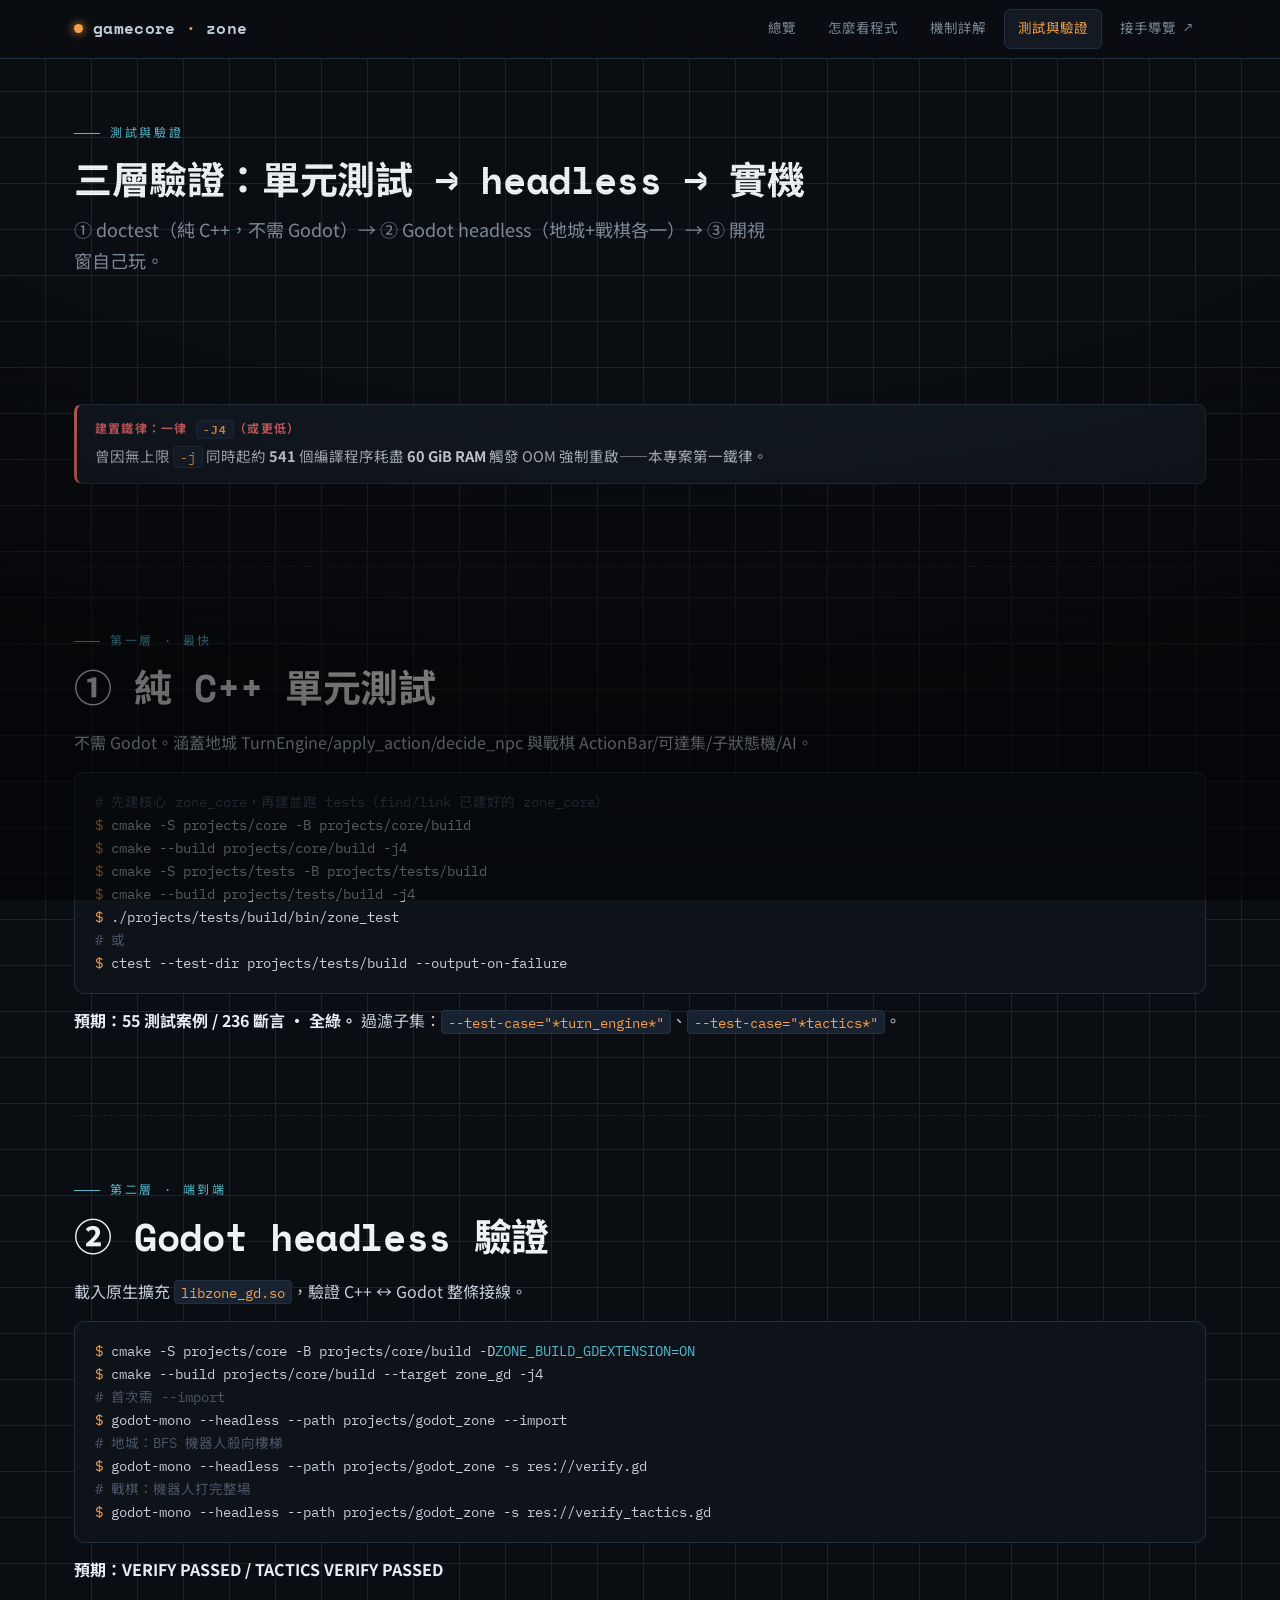
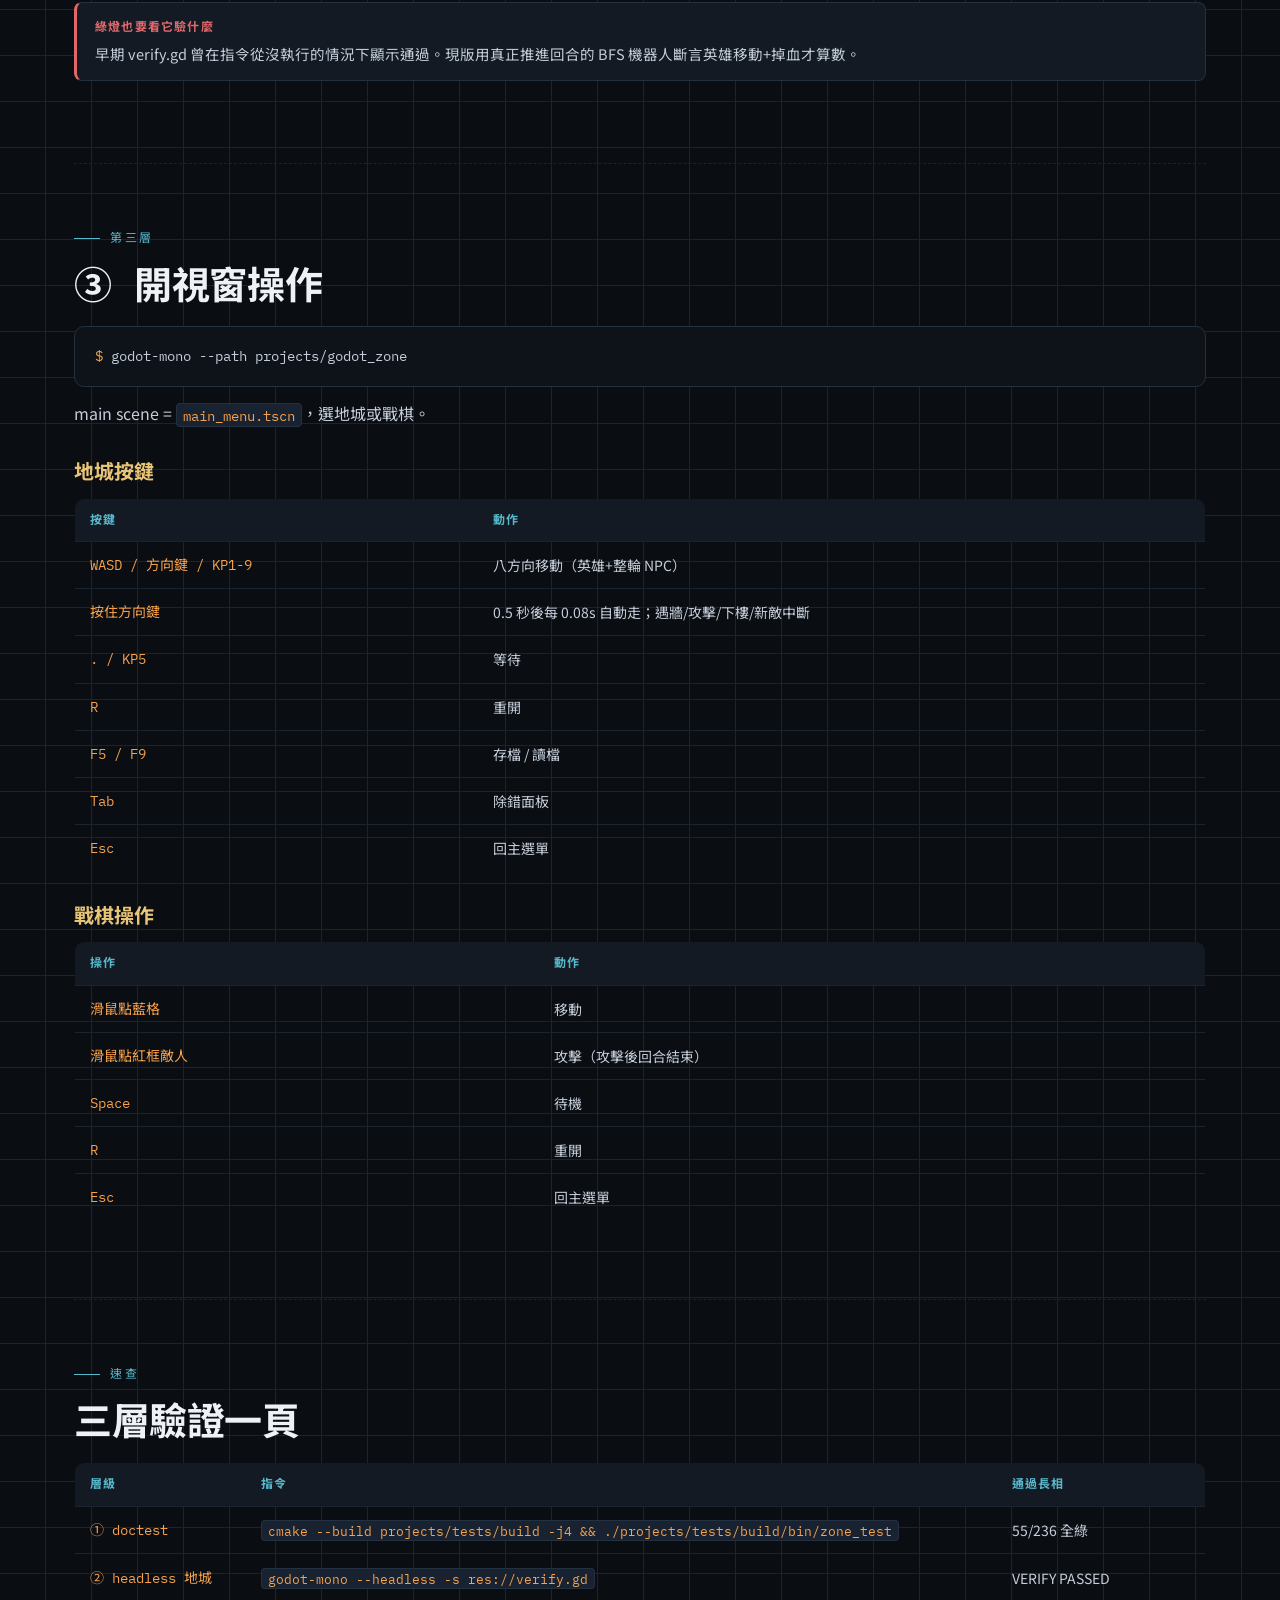
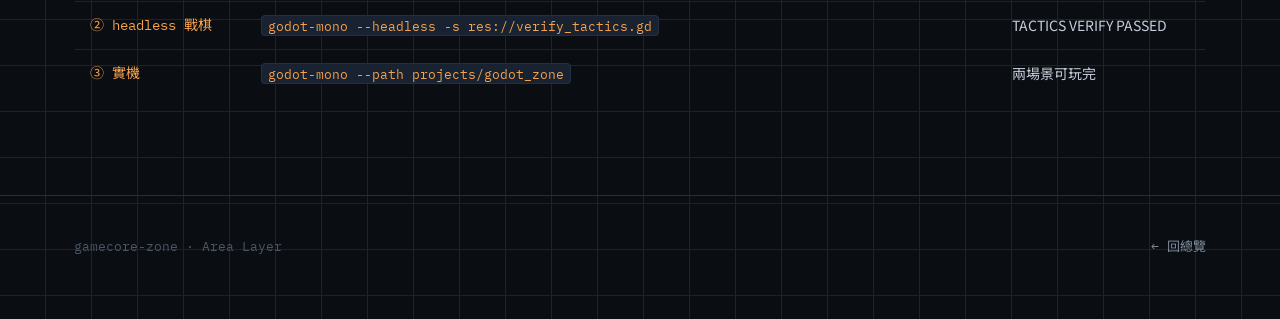
<file: html/testing.html>
<!DOCTYPE html>
<html lang="zh-Hant">
<head>
<meta charset="UTF-8">
<meta name="viewport" content="width=device-width, initial-scale=1.0">
<script>document.documentElement.className="js";</script>
<title>測試與驗證 — gamecore-zone</title>
<meta name="description" content="build（-j4 避免 OOM）、doctest、headless 驗證（地城+戰棋）、按鍵對照表。">
<link rel="stylesheet" href="assets/style.css">
</head>
<body>

<header class="topbar">
  <div class="topbar-inner">
    <div class="brand"><span class="dot"></span>gamecore<b>·</b>zone</div>
    <nav class="nav">
      <a href="index.html">總覽</a>
      <a href="architecture.html">怎麼看程式</a>
      <a href="mechanics.html">機制詳解</a>
      <a href="testing.html" class="active">測試與驗證</a>
      <a href="onboarding.html">接手導覽 ↗</a>
    </nav>
    <button class="menu-btn">☰</button>
  </div>
</header>

<main class="wrap">

  <div class="page-head">
    <p class="eyebrow">測試與驗證</p>
    <h2>三層驗證：單元測試 → headless → 實機</h2>
    <p class="lead">① doctest（純 C++，不需 Godot）→ ② Godot headless（地城+戰棋各一）→ ③ 開視窗自己玩。</p>
  </div>

  <!-- 注意 -->
  <section>
    <div class="note bug">
      <b class="t">建置鐵律：一律 <code>-j4</code>（或更低）</b>
      曾因無上限 <code>-j</code> 同時起約 <strong>541</strong> 個編譯程序耗盡 <strong>60 GiB RAM</strong> 觸發 OOM 強制重啟——本專案第一鐵律。
    </div>
  </section>

  <!-- ① doctest -->
  <section>
    <p class="eyebrow">第一層 · 最快</p>
    <h2>① 純 C++ 單元測試</h2>
    <p>不需 Godot。涵蓋地城 TurnEngine/apply_action/decide_npc 與戰棋 ActionBar/可達集/子狀態機/AI。</p>

    <pre data-copy><span class="c"># 先建核心 zone_core，再建並跑 tests（find/link 已建好的 zone_core）</span>
<span class="p">$</span> cmake -S projects/core -B projects/core/build
<span class="p">$</span> cmake --build projects/core/build <span class="flag">-j4</span>
<span class="p">$</span> cmake -S projects/tests -B projects/tests/build
<span class="p">$</span> cmake --build projects/tests/build <span class="flag">-j4</span>
<span class="p">$</span> ./projects/tests/build/bin/zone_test
<span class="c"># 或</span>
<span class="p">$</span> ctest --test-dir projects/tests/build --output-on-failure</pre>

    <p><strong>預期：55 測試案例 / 236 斷言 · 全綠。</strong> 過濾子集：<code>--test-case="*turn_engine*"</code>、<code>--test-case="*tactics*"</code>。</p>
  </section>

  <!-- ② headless -->
  <section>
    <p class="eyebrow">第二層 · 端到端</p>
    <h2>② Godot headless 驗證</h2>
    <p>載入原生擴充 <code>libzone_gd.so</code>，驗證 C++ ↔ Godot 整條接線。</p>

    <pre data-copy><span class="p">$</span> cmake -S projects/core -B projects/core/build -D<span class="v">ZONE_BUILD_GDEXTENSION=ON</span>
<span class="p">$</span> cmake --build projects/core/build --target zone_gd <span class="flag">-j4</span>
<span class="c"># 首次需 --import</span>
<span class="p">$</span> godot-mono --headless --path projects/godot_zone --import
<span class="c"># 地城：BFS 機器人殺向樓梯</span>
<span class="p">$</span> godot-mono --headless --path projects/godot_zone -s res://verify.gd
<span class="c"># 戰棋：機器人打完整場</span>
<span class="p">$</span> godot-mono --headless --path projects/godot_zone -s res://verify_tactics.gd</pre>

    <p><strong>預期：VERIFY PASSED / TACTICS VERIFY PASSED</strong></p>

    <div class="note bug">
      <b class="t">綠燈也要看它驗什麼</b> 早期 verify.gd 曾在指令從沒執行的情況下顯示通過。現版用真正推進回合的 BFS 機器人斷言英雄移動+掉血才算數。
    </div>
  </section>

  <!-- ③ 實機 -->
  <section>
    <p class="eyebrow">第三層</p>
    <h2>③ 開視窗操作</h2>
    <pre data-copy><span class="p">$</span> godot-mono --path projects/godot_zone</pre>
    <p>main scene = <code>main_menu.tscn</code>，選地城或戰棋。</p>

    <h3>地城按鍵</h3>
    <table class="tbl reveal">
      <thead><tr><th>按鍵</th><th>動作</th></tr></thead>
      <tbody>
        <tr><td>WASD / 方向鍵 / KP1-9</td><td>八方向移動（英雄+整輪 NPC）</td></tr>
        <tr><td>按住方向鍵</td><td>0.5 秒後每 0.08s 自動走；遇牆/攻擊/下樓/新敵中斷</td></tr>
        <tr><td>. / KP5</td><td>等待</td></tr>
        <tr><td>R</td><td>重開</td></tr>
        <tr><td>F5 / F9</td><td>存檔 / 讀檔</td></tr>
        <tr><td>Tab</td><td>除錯面板</td></tr>
        <tr><td>Esc</td><td>回主選單</td></tr>
      </tbody>
    </table>

    <h3>戰棋操作</h3>
    <table class="tbl reveal">
      <thead><tr><th>操作</th><th>動作</th></tr></thead>
      <tbody>
        <tr><td>滑鼠點藍格</td><td>移動</td></tr>
        <tr><td>滑鼠點紅框敵人</td><td>攻擊（攻擊後回合結束）</td></tr>
        <tr><td>Space</td><td>待機</td></tr>
        <tr><td>R</td><td>重開</td></tr>
        <tr><td>Esc</td><td>回主選單</td></tr>
      </tbody>
    </table>
  </section>

  <!-- 一頁速查 -->
  <section style="border-bottom:0;">
    <p class="eyebrow">速查</p>
    <h2>三層驗證一頁</h2>
    <table class="tbl reveal">
      <thead><tr><th>層級</th><th>指令</th><th>通過長相</th></tr></thead>
      <tbody>
        <tr><td>① doctest</td><td><code>cmake --build projects/tests/build -j4 && ./projects/tests/build/bin/zone_test</code></td><td>55/236 全綠</td></tr>
        <tr><td>② headless 地城</td><td><code>godot-mono --headless -s res://verify.gd</code></td><td>VERIFY PASSED</td></tr>
        <tr><td>② headless 戰棋</td><td><code>godot-mono --headless -s res://verify_tactics.gd</code></td><td>TACTICS VERIFY PASSED</td></tr>
        <tr><td>③ 實機</td><td><code>godot-mono --path projects/godot_zone</code></td><td>兩場景可玩完</td></tr>
      </tbody>
    </table>
  </section>

</main>

<footer>
  <div class="wrap foot-inner">
    <span>gamecore-zone · Area Layer</span>
    <span><a href="index.html">← 回總覽</a></span>
  </div>
</footer>

<script src="assets/app.js"></script>
</body>
</html>
</file>
<file: html/assets/style.css>
/* ============================================================
   gamecore-zone — 文件站樣式
   美學方向：戰術終端機 / phosphor 螢光 / roguelike 內部監視器
   ============================================================ */

@import url('https://fonts.googleapis.com/css2?family=Space+Mono:ital,wght@0,400;0,700;1,400&family=IBM+Plex+Mono:wght@400;500;600&family=Noto+Sans+TC:wght@400;500;700&display=swap');

:root {
  --bg:        #0a0d12;
  --bg-2:      #0e131a;
  --panel:     #131a23;
  --panel-2:   #182230;
  --line:      #233040;
  --line-soft: #1a242f;

  --ink:       #c4cdd9;
  --ink-dim:   #7d8a99;
  --ink-faint: #4a5666;

  --fire:      #f6a14b;   /* 火 / 英雄 / 主強調 */
  --cyan:      #57b8cc;   /* 資訊 / 排程 */
  --heal:      #6fc28a;   /* 治療 / 回復 */
  --cast:      #b08cff;   /* 詠唱 / 毒 */
  --blood:     #e0686b;   /* 傷害 / 死亡 */
  --gold:      #e8c477;

  --display: 'Space Mono', 'Noto Sans TC', monospace;
  --code:    'IBM Plex Mono', 'Noto Sans TC', monospace;
  --body:    'Noto Sans TC', 'IBM Plex Mono', sans-serif;

  --maxw: 1180px;
}

* { box-sizing: border-box; }

html { scroll-behavior: smooth; }

body {
  margin: 0;
  background: var(--bg);
  color: var(--ink);
  font-family: var(--body);
  font-size: 16px;
  line-height: 1.72;
  -webkit-font-smoothing: antialiased;
  background-image:
    linear-gradient(var(--line-soft) 1px, transparent 1px),
    linear-gradient(90deg, var(--line-soft) 1px, transparent 1px);
  background-size: 46px 46px;
  background-position: -1px -1px;
}

/* 掃描線 + 暗角氛圍疊層 */
body::before {
  content: "";
  position: fixed;
  inset: 0;
  pointer-events: none;
  z-index: 999;
  background:
    radial-gradient(ellipse 120% 90% at 50% -10%, transparent 55%, rgba(0,0,0,.55) 100%),
    repeating-linear-gradient(0deg, rgba(0,0,0,0) 0px, rgba(0,0,0,0) 2px, rgba(0,0,0,.10) 3px);
  mix-blend-mode: multiply;
}

a { color: var(--fire); text-decoration: none; }
a:hover { text-decoration: underline; text-underline-offset: 3px; }

::selection { background: rgba(246,161,75,.28); color: #fff; }

/* ---------- 頂部導覽 ---------- */
.topbar {
  position: sticky;
  top: 0;
  z-index: 50;
  background: rgba(10,13,18,.82);
  backdrop-filter: blur(8px);
  border-bottom: 1px solid var(--line);
}
.topbar-inner {
  max-width: var(--maxw);
  margin: 0 auto;
  padding: 0 24px;
  height: 58px;
  display: flex;
  align-items: center;
  gap: 28px;
}
.brand {
  font-family: var(--display);
  font-weight: 700;
  letter-spacing: .02em;
  color: var(--ink);
  white-space: nowrap;
  display: flex;
  align-items: center;
  gap: 10px;
}
.brand .dot {
  width: 9px; height: 9px; border-radius: 50%;
  background: var(--fire);
  box-shadow: 0 0 10px var(--fire);
  animation: blink 2.4s steps(1) infinite;
}
@keyframes blink { 0%,70%{opacity:1} 71%,100%{opacity:.25} }
.brand b { color: var(--fire); }

.nav {
  display: flex;
  gap: 4px;
  margin-left: auto;
  flex-wrap: wrap;
}
.nav a {
  font-family: var(--code);
  font-size: 13.5px;
  color: var(--ink-dim);
  padding: 7px 13px;
  border: 1px solid transparent;
  border-radius: 6px;
  transition: .15s;
}
.nav a:hover { color: var(--ink); background: var(--panel); text-decoration: none; }
.nav a.active {
  color: var(--fire);
  border-color: var(--line);
  background: var(--panel);
}

/* ---------- 版面 ---------- */
.wrap { max-width: var(--maxw); margin: 0 auto; padding: 0 24px; }
section { padding: 64px 0; border-bottom: 1px dashed var(--line-soft); }
section:last-child { border-bottom: 0; }

.eyebrow {
  font-family: var(--code);
  font-size: 12px;
  letter-spacing: .22em;
  text-transform: uppercase;
  color: var(--cyan);
  margin: 0 0 14px;
  display: flex; align-items: center; gap: 10px;
}
.eyebrow::before {
  content: "";
  width: 26px; height: 1px;
  background: var(--cyan);
}

h1, h2, h3 { font-family: var(--display); font-weight: 700; line-height: 1.18; color: #eef2f6; }
h2 { font-size: clamp(26px, 4vw, 38px); margin: 0 0 18px; letter-spacing: -.01em; }
h3 { font-size: 20px; margin: 32px 0 10px; color: var(--gold); }
p { margin: 0 0 16px; color: var(--ink); }
.lead { font-size: 18px; color: var(--ink-dim); max-width: 70ch; }

strong { color: #e7edf3; font-weight: 700; }
code:not(pre code) {
  font-family: var(--code);
  font-size: .9em;
  background: var(--panel-2);
  color: var(--fire);
  padding: 1.5px 6px;
  border-radius: 4px;
  border: 1px solid var(--line);
}

/* ---------- HERO ---------- */
.hero {
  padding: 86px 0 70px;
  display: grid;
  grid-template-columns: 1.05fr .95fr;
  gap: 54px;
  align-items: center;
}
.hero h1 {
  font-size: clamp(38px, 6.2vw, 68px);
  letter-spacing: -.02em;
  margin: 0 0 20px;
}
.hero h1 .fire { color: var(--fire); }
.hero .tag {
  font-family: var(--code);
  display: inline-block;
  font-size: 12.5px;
  letter-spacing: .14em;
  color: var(--cyan);
  border: 1px solid var(--line);
  background: var(--panel);
  padding: 5px 12px;
  border-radius: 100px;
  margin-bottom: 26px;
}
.hero .lead { font-size: 19px; }
.hero-cta { display: flex; gap: 12px; margin-top: 30px; flex-wrap: wrap; }

.btn {
  font-family: var(--code);
  font-size: 14px;
  padding: 12px 20px;
  border-radius: 8px;
  border: 1px solid var(--line);
  color: var(--ink);
  background: var(--panel);
  transition: .16s;
  cursor: pointer;
  display: inline-flex; align-items: center; gap: 8px;
}
.btn:hover { text-decoration: none; transform: translateY(-2px); border-color: var(--ink-faint); }
.btn.primary {
  background: linear-gradient(180deg, #f6a14b, #d9832f);
  color: #1a0e02;
  border-color: #f6a14b;
  font-weight: 600;
  box-shadow: 0 8px 24px -10px rgba(246,161,75,.6);
}

/* ---------- ASCII 地圖小視窗 ---------- */
.term {
  background: var(--bg-2);
  border: 1px solid var(--line);
  border-radius: 12px;
  overflow: hidden;
  box-shadow: 0 30px 70px -30px rgba(0,0,0,.8), inset 0 0 0 1px rgba(255,255,255,.02);
}
.term-bar {
  display: flex; align-items: center; gap: 8px;
  padding: 10px 14px;
  background: var(--panel);
  border-bottom: 1px solid var(--line);
  font-family: var(--code);
  font-size: 12px;
  color: var(--ink-dim);
}
.term-bar .lights { display: flex; gap: 6px; margin-right: 8px; }
.term-bar .lights i { width: 11px; height: 11px; border-radius: 50%; display: block; }
.l-r { background: var(--blood); }
.l-y { background: var(--gold); }
.l-g { background: var(--heal); }
.term-body {
  font-family: var(--code);
  font-size: 13px;
  line-height: 1.5;
  padding: 16px 18px;
  white-space: pre;
  overflow-x: auto;
  color: var(--ink-dim);
}
.term-body .at  { color: var(--fire); font-weight: 700; }   /* @ 英雄 */
.term-body .en  { color: var(--blood); }                    /* g 敵人 */
.term-body .it  { color: var(--heal); }                     /* ! 道具 */
.term-body .wl  { color: var(--ink-faint); }                /* # 牆 */
.term-body .hl  { color: var(--cyan); }

/* ---------- 卡片網格 ---------- */
.grid { display: grid; gap: 18px; }
.grid.c2 { grid-template-columns: repeat(2, 1fr); }
.grid.c3 { grid-template-columns: repeat(3, 1fr); }

.card {
  background: linear-gradient(180deg, var(--panel), var(--bg-2));
  border: 1px solid var(--line);
  border-radius: 12px;
  padding: 22px;
  position: relative;
  transition: .18s;
}
.card:hover { border-color: var(--ink-faint); transform: translateY(-3px); }
.card .ico {
  font-family: var(--code);
  font-size: 22px;
  width: 44px; height: 44px;
  display: grid; place-items: center;
  border: 1px solid var(--line);
  border-radius: 9px;
  background: var(--bg);
  margin-bottom: 14px;
}
.card h3 { margin: 0 0 6px; font-size: 17px; color: #eef2f6; }
.card p { font-size: 14.5px; color: var(--ink-dim); margin: 0; }
.card .k {
  position: absolute; top: 16px; right: 18px;
  font-family: var(--code); font-size: 11px;
  color: var(--ink-faint);
}

/* 強調色邊條 */
.card.fire { border-left: 3px solid var(--fire); }
.card.cyan { border-left: 3px solid var(--cyan); }
.card.heal { border-left: 3px solid var(--heal); }
.card.cast { border-left: 3px solid var(--cast); }
.card.blood{ border-left: 3px solid var(--blood); }
.card.gold { border-left: 3px solid var(--gold); }

/* ---------- 程式碼塊 / 終端機指令 ---------- */
pre {
  background: var(--bg-2);
  border: 1px solid var(--line);
  border-radius: 10px;
  padding: 18px 20px;
  overflow-x: auto;
  font-family: var(--code);
  font-size: 13.5px;
  line-height: 1.7;
  color: var(--ink);
  position: relative;
}
pre .c { color: var(--ink-faint); }      /* 註解 */
pre .p { color: var(--fire); }           /* 提示符 / 強調 */
pre .o { color: var(--heal); }           /* 輸出 ok */
pre .v { color: var(--cyan); }           /* 變數 / flag */

.cmd-label {
  font-family: var(--code);
  font-size: 11px;
  letter-spacing: .15em;
  text-transform: uppercase;
  color: var(--ink-faint);
  margin: 22px 0 8px;
}

/* ---------- 表格 ---------- */
.tbl {
  width: 100%;
  border-collapse: collapse;
  font-size: 14px;
  margin: 14px 0;
  border: 1px solid var(--line);
  border-radius: 10px;
  overflow: hidden;
}
.tbl th, .tbl td {
  padding: 11px 15px;
  text-align: left;
  border-bottom: 1px solid var(--line-soft);
}
.tbl th {
  background: var(--panel);
  font-family: var(--code);
  font-size: 12px;
  letter-spacing: .08em;
  text-transform: uppercase;
  color: var(--cyan);
}
.tbl tr:last-child td { border-bottom: 0; }
.tbl td:first-child { font-family: var(--code); color: var(--fire); white-space: nowrap; }
.tbl tr:hover td { background: rgba(255,255,255,.015); }
.kbd {
  font-family: var(--code);
  background: var(--panel-2);
  border: 1px solid var(--line);
  border-bottom-width: 2px;
  border-radius: 5px;
  padding: 2px 8px;
  font-size: 12.5px;
  color: var(--gold);
  white-space: nowrap;
}

/* ---------- 時間軸（做了什麼） ---------- */
.timeline { position: relative; margin-top: 20px; padding-left: 30px; }
.timeline::before {
  content: ""; position: absolute; left: 7px; top: 6px; bottom: 6px;
  width: 2px; background: linear-gradient(var(--fire), var(--cast), transparent);
}
.tl {
  position: relative;
  padding: 0 0 26px 8px;
}
.tl::before {
  content: ""; position: absolute; left: -27px; top: 6px;
  width: 12px; height: 12px; border-radius: 50%;
  background: var(--bg); border: 2px solid var(--fire);
}
.tl .step {
  font-family: var(--code); font-size: 11.5px;
  color: var(--ink-faint); letter-spacing: .1em;
}
.tl h4 { margin: 2px 0 5px; font-family: var(--display); font-size: 16.5px; color: #eef2f6; }
.tl p { margin: 0; font-size: 14.5px; color: var(--ink-dim); }

/* ---------- 統計條 ---------- */
.stats {
  display: grid; grid-template-columns: repeat(4, 1fr); gap: 1px;
  background: var(--line); border: 1px solid var(--line);
  border-radius: 12px; overflow: hidden; margin: 8px 0;
}
.stat { background: var(--bg-2); padding: 22px 18px; text-align: center; }
.stat .n {
  font-family: var(--display); font-weight: 700;
  font-size: 34px; color: var(--fire); line-height: 1;
}
.stat .l { font-family: var(--code); font-size: 11.5px; color: var(--ink-dim); margin-top: 8px; letter-spacing: .05em; }

/* ---------- 提示框 ---------- */
.note {
  border: 1px solid var(--line);
  border-left: 3px solid var(--cyan);
  background: var(--panel);
  border-radius: 8px;
  padding: 14px 18px;
  font-size: 14.5px;
  margin: 18px 0;
}
.note.warn { border-left-color: var(--gold); }
.note.bug  { border-left-color: var(--blood); }
.note b.t { font-family: var(--code); font-size: 12px; letter-spacing: .1em; text-transform: uppercase; display: block; margin-bottom: 4px; color: var(--cyan); }
.note.warn b.t { color: var(--gold); }
.note.bug  b.t { color: var(--blood); }

/* ---------- 檔案樹 ---------- */
.tree {
  font-family: var(--code);
  font-size: 13.5px;
  line-height: 1.85;
  background: var(--bg-2);
  border: 1px solid var(--line);
  border-radius: 10px;
  padding: 18px 22px;
  color: var(--ink-dim);
  overflow-x: auto;
}
.tree .d { color: var(--cyan); }
.tree .f { color: var(--ink); }
.tree .cmt { color: var(--ink-faint); }
.tree .hot { color: var(--fire); }

/* ---------- 頁尾 ---------- */
footer {
  border-top: 1px solid var(--line);
  padding: 40px 0 60px;
  margin-top: 20px;
  color: var(--ink-faint);
  font-family: var(--code);
  font-size: 13px;
}
.foot-inner { display: flex; justify-content: space-between; flex-wrap: wrap; gap: 16px; align-items: center; }
.foot-inner a { color: var(--ink-dim); }

/* ---------- 頁內小節標題 ---------- */
.page-head { padding: 64px 0 30px; }
.page-head h2 { margin-bottom: 12px; }

/* ---------- 進場動畫（只在 JS 啟用時隱藏，否則一律可見） ---------- */
.js .reveal { opacity: 0; transform: translateY(18px); }
.js .reveal.in { opacity: 1; transform: none; transition: opacity .6s ease, transform .6s cubic-bezier(.2,.7,.2,1); }

/* ---------- RWD ---------- */
@media (max-width: 860px) {
  .hero { grid-template-columns: 1fr; gap: 34px; padding-top: 50px; }
  .grid.c2, .grid.c3 { grid-template-columns: 1fr; }
  .stats { grid-template-columns: repeat(2, 1fr); }
  .nav { display: none; }
  .nav.open { display: flex; position: absolute; top: 58px; left: 0; right: 0; background: var(--bg-2); border-bottom: 1px solid var(--line); flex-direction: column; padding: 10px; }
  .menu-btn { display: inline-flex !important; margin-left: auto; }
}
.menu-btn { display: none; background: var(--panel); border: 1px solid var(--line); color: var(--ink); border-radius: 7px; padding: 8px 12px; font-family: var(--code); cursor: pointer; }
</file>
